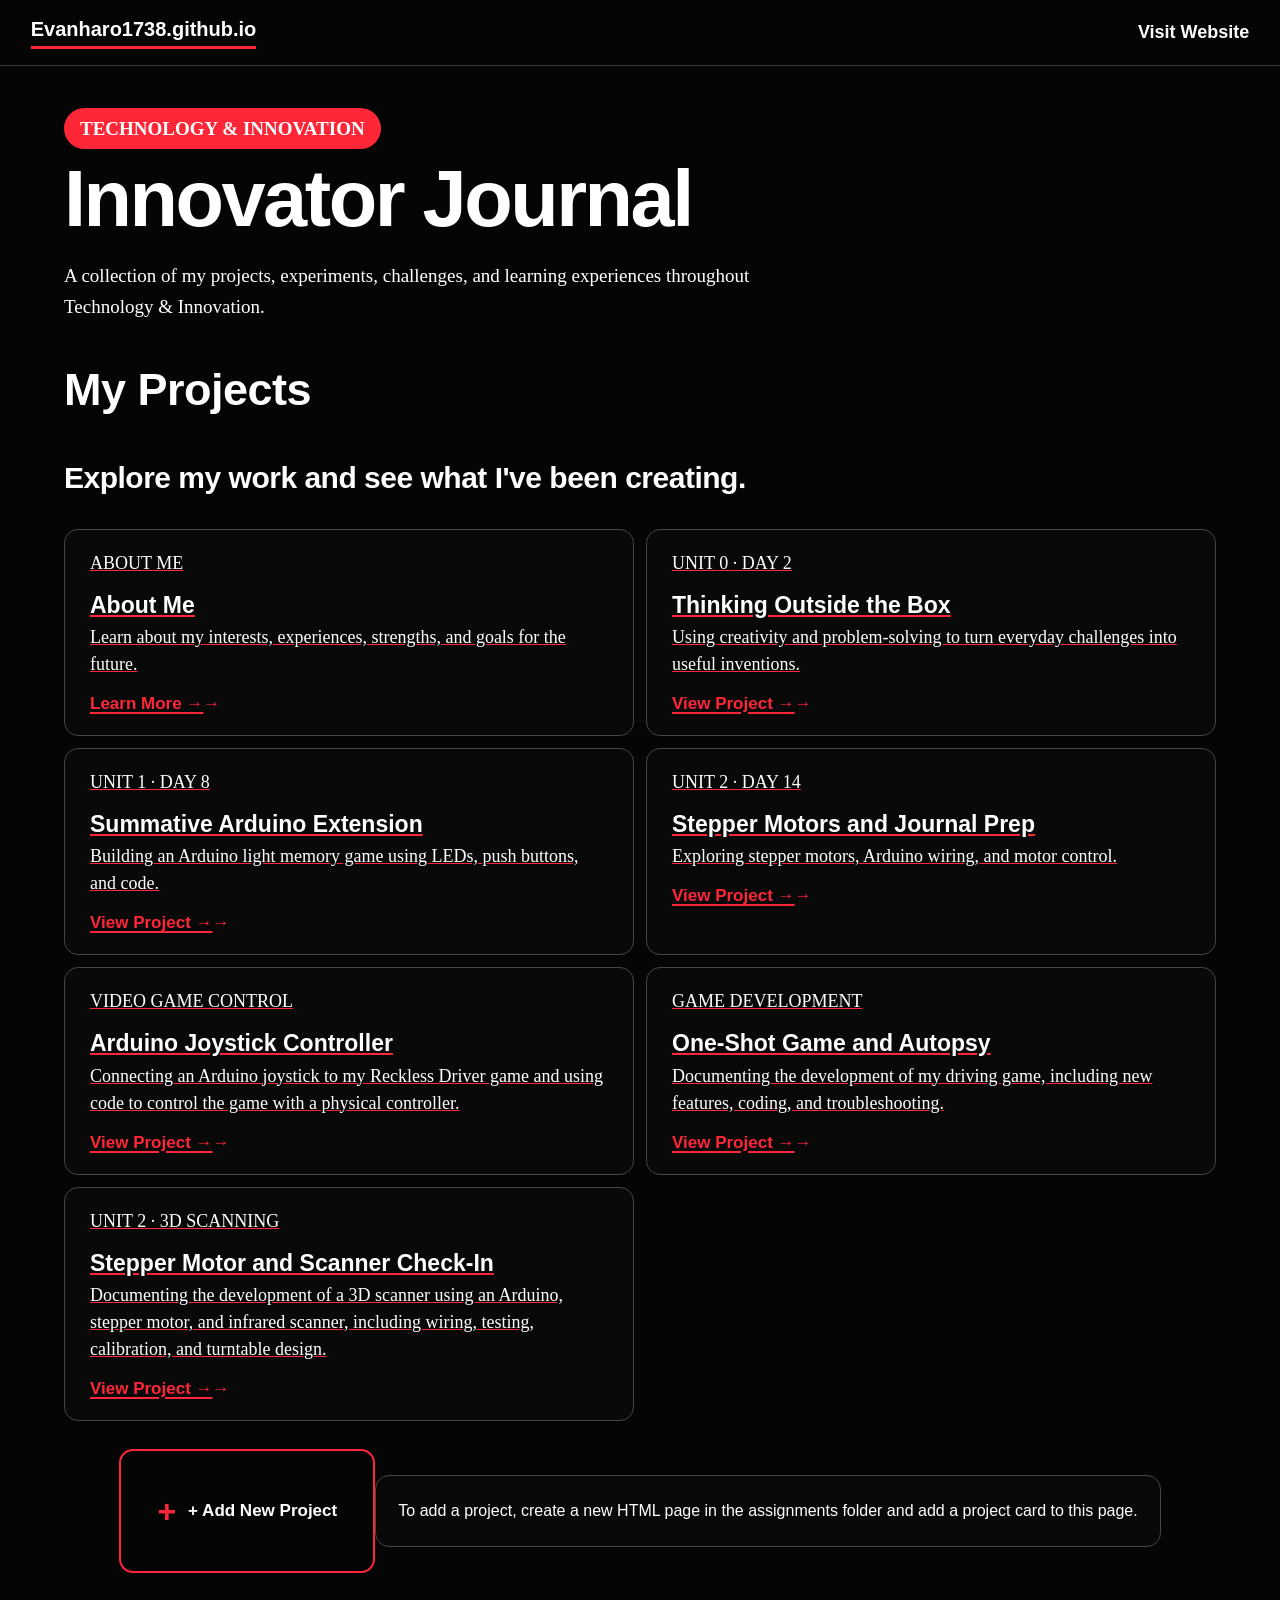
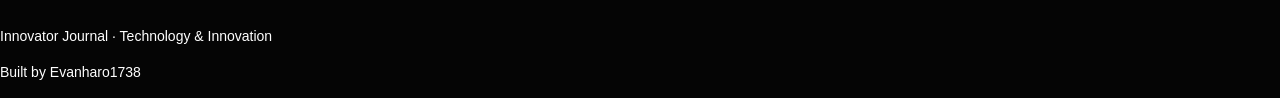
<file: index.html>
<!DOCTYPE html>
<html lang="en">
<head>
    <meta charset="UTF-8">
    <meta name="viewport" content="width=device-width, initial-scale=1.0">
    <title>Innovator Journal | Evanharo1738</title>
    <link rel="stylesheet" href="css/style.css">
</head>
<body>

    <header class="site-header">
        <div class="site-name">Evanharo1738.github.io</div>
        <a class="site-url" href="https://evanh1738.github.io">
            Visit Website
        </a>
    </header>

    <main>
        <section class="hero">
            <p class="hero-badge">TECHNOLOGY & INNOVATION</p>
            <h1>Innovator Journal</h1>
            <p>
                A collection of my projects, experiments, challenges,
                and learning experiences throughout Technology & Innovation.
            </p>
        </section>

        <section class="projects-section">
            <div class="section-heading">
                <h2>My Projects</h2>
                <p>Explore my work and see what I've been creating.</p>
            </div>

            <div class="project-grid">

                <!-- About Me -->
                <a href="about.html" class="project-card">
                    <p class="project-category">ABOUT ME</p>
                    <h3>About Me</h3>
                    <p>
                        Learn about my interests, experiences, strengths,
                        and goals for the future.
                    </p>
                    <span class="project-link">Learn More →</span>
                </a>

                <!-- Unit 0 -->
                <a href="assignments/cardboard-shoe.html"
                   class="project-card">
                    <p class="project-category">UNIT 0 · DAY 2</p>
                    <h3>Thinking Outside the Box</h3>
                    <p>
                        Using creativity and problem-solving to turn
                        everyday challenges into useful inventions.
                    </p>
                    <span class="project-link">View Project →</span>
                </a>

                <!-- Unit 1 -->
                <a href="assignments/arduino-memory-game.html"
                   class="project-card">
                    <p class="project-category">UNIT 1 · DAY 8</p>
                    <h3>Summative Arduino Extension</h3>
                    <p>
                        Building an Arduino light memory game using LEDs,
                        push buttons, and code.
                    </p>
                    <span class="project-link">View Project →</span>
                </a>

                <!-- Unit 2 -->
                <a href="assignments/stepper-motor.html"
                   class="project-card">
                    <p class="project-category">UNIT 2 · DAY 14</p>
                    <h3>Stepper Motors and Journal Prep</h3>
                    <p>
                        Exploring stepper motors, Arduino wiring,
                        and motor control.
                    </p>
                    <span class="project-link">View Project →</span>
                </a>

                <!-- Arduino Joystick Video Game Control -->
                <a href="assignments/video-game-control.html"
                   class="project-card">
                    <p class="project-category">VIDEO GAME CONTROL</p>
                    <h3>Arduino Joystick Controller</h3>
                    <p>
                        Connecting an Arduino joystick to my Reckless Driver
                        game and using code to control the game with
                        a physical controller.
                    </p>
                    <span class="project-link">View Project →</span>
                </a>

                <!-- One-Shot Game -->
                <a href="assignments/oneshot-game-autopsy.html"
                   class="project-card">
                    <p class="project-category">GAME DEVELOPMENT</p>
                    <h3>One-Shot Game and Autopsy</h3>
                    <p>
                        Documenting the development of my driving game,
                        including new features, coding, and troubleshooting.
                    </p>
                    <span class="project-link">View Project →</span>
                </a>

                <!-- Stepper Motor and Scanner Check-In -->
                <a href="assignments/stepper-scanner-check-in.html"
                   class="project-card">
                    <p class="project-category">UNIT 2 · 3D SCANNING</p>
                    <h3>Stepper Motor and Scanner Check-In</h3>
                    <p>
                        Documenting the development of a 3D scanner using
                        an Arduino, stepper motor, and infrared scanner,
                        including wiring, testing, calibration, and
                        turntable design.
                    </p>
                    <span class="project-link">View Project →</span>
                </a>

            </div>

            <div class="add-project-wrapper">
                <a class="add-project-button"
                   href="mailto:">
                    + Add New Project
                </a>
                <p class="add-project-help">
                    To add a project, create a new HTML page in the
                    assignments folder and add a project card to this page.
                </p>
            </div>
        </section>
    </main>

    <footer class="site-footer">
        <p>Innovator Journal · Technology & Innovation</p>
        <p>Built by Evanharo1738</p>
    </footer>

</body>
</html>
</file>
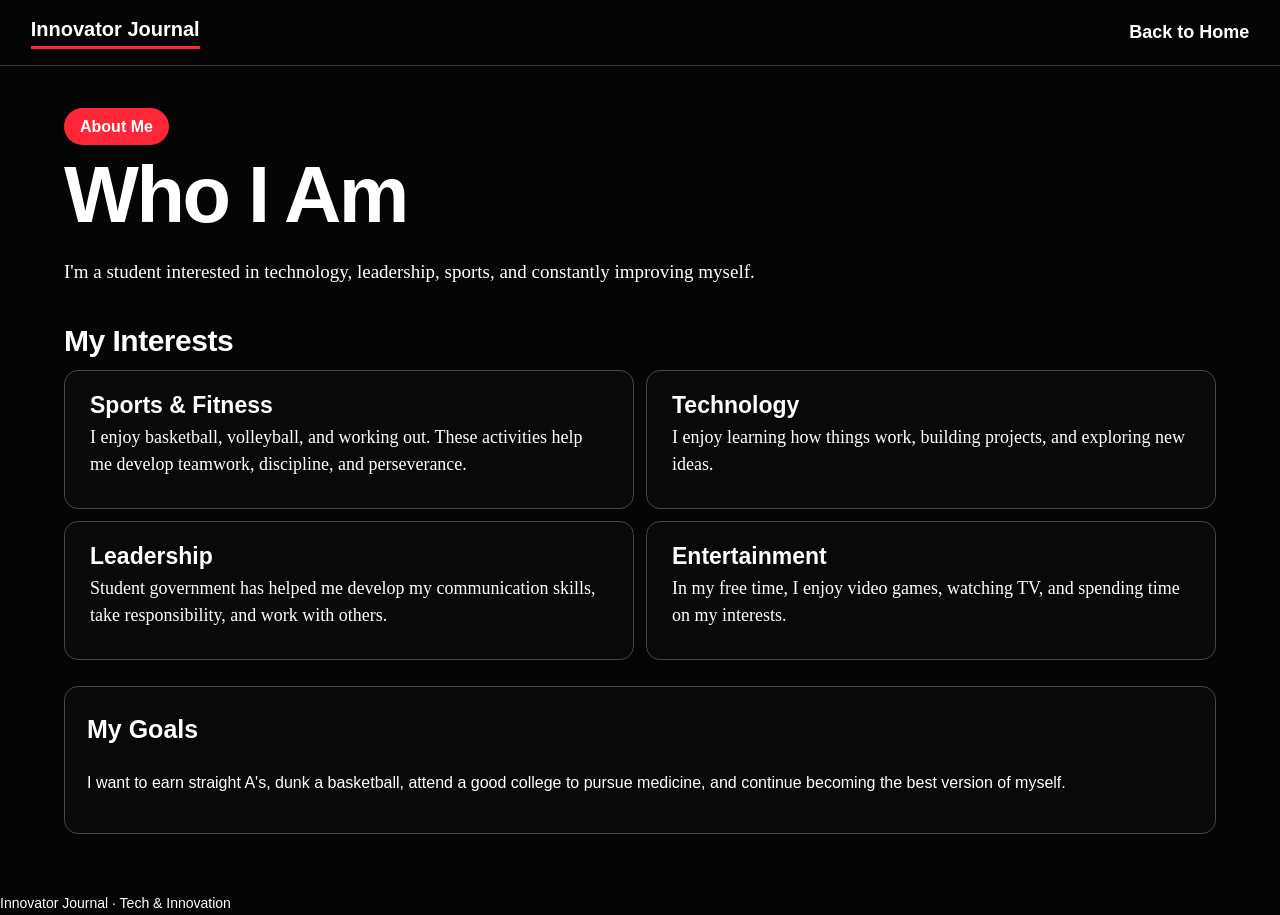
<file: assignments/about-me.html>
<!DOCTYPE html>
<html lang="en">
<head>
    <meta charset="UTF-8">
    <meta name="viewport" content="width=device-width, initial-scale=1.0">
    <title>About Me | Innovator Journal</title>
    <link rel="stylesheet" href="../css/style.css">
</head>

<body>

    <header class="site-header">
        <a href="../index.html" class="site-name">Innovator Journal</a>
        <a href="../index.html" class="site-url">Back to Home</a>
    </header>

    <main>
        <section class="hero">
            <span class="hero-badge">About Me</span>
            <h1>Who I Am</h1>
            <p>
                I'm a student interested in technology, leadership,
                sports, and constantly improving myself.
            </p>
        </section>

        <section class="projects-section">
            <h2 class="section-heading">My Interests</h2>
            <div class="project-grid">
                <article class="project-card">
                    <h3>Sports & Fitness</h3>
                    <p>
                        I enjoy basketball, volleyball, and working out.
                        These activities help me develop teamwork,
                        discipline, and perseverance.
                    </p>
                </article>

                <article class="project-card">
                    <h3>Technology</h3>
                    <p>
                        I enjoy learning how things work, building
                        projects, and exploring new ideas.
                    </p>
                </article>

                <article class="project-card">
                    <h3>Leadership</h3>
                    <p>
                        Student government has helped me develop my
                        communication skills, take responsibility,
                        and work with others.
                    </p>
                </article>

                <article class="project-card">
                    <h3>Entertainment</h3>
                    <p>
                        In my free time, I enjoy video games,
                        watching TV, and spending time on my interests.
                    </p>
                </article>
            </div>
        </section>

        <section class="add-project-help">
            <h2>My Goals</h2>
            <p>
                I want to earn straight A's, dunk a basketball,
                attend a good college to pursue medicine, and
                continue becoming the best version of myself.
            </p>
        </section>
    </main>

    <footer class="site-footer">
        Innovator Journal · Tech & Innovation
    </footer>

</body>
</html>
</file>
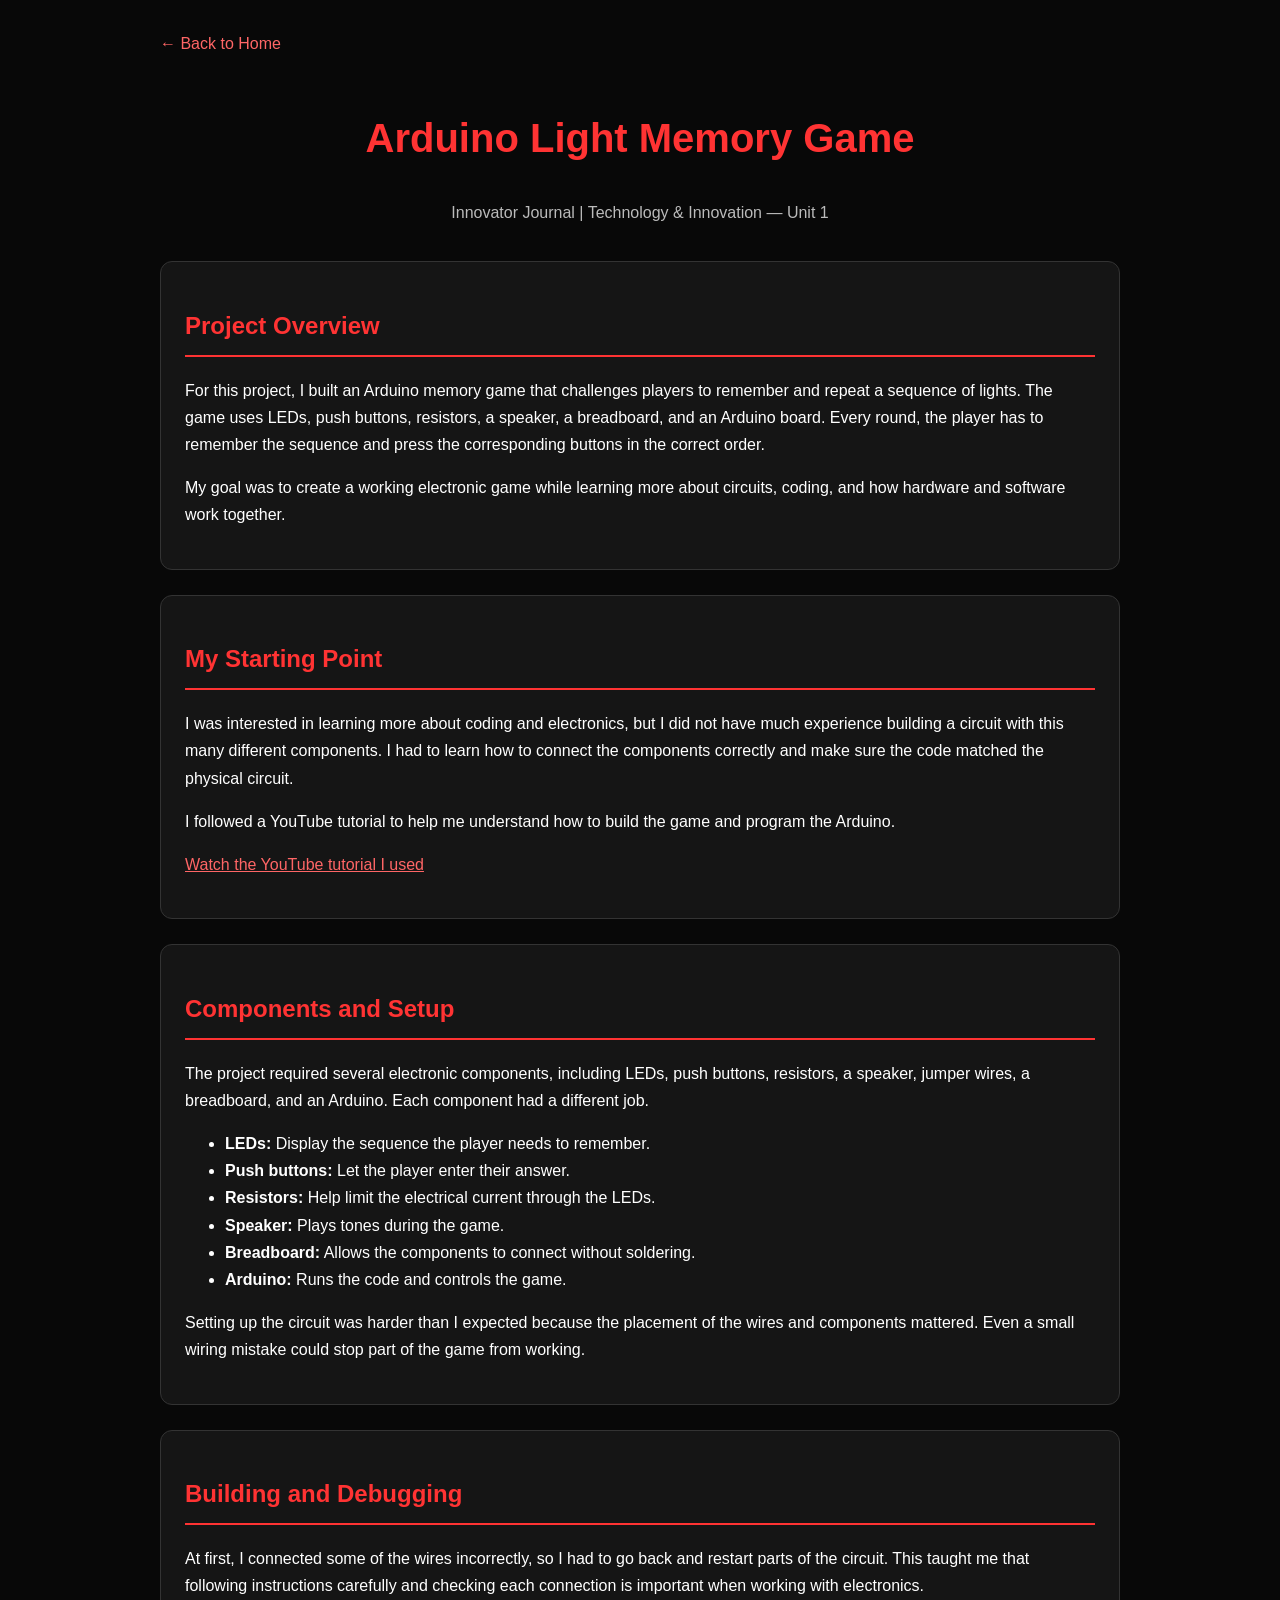
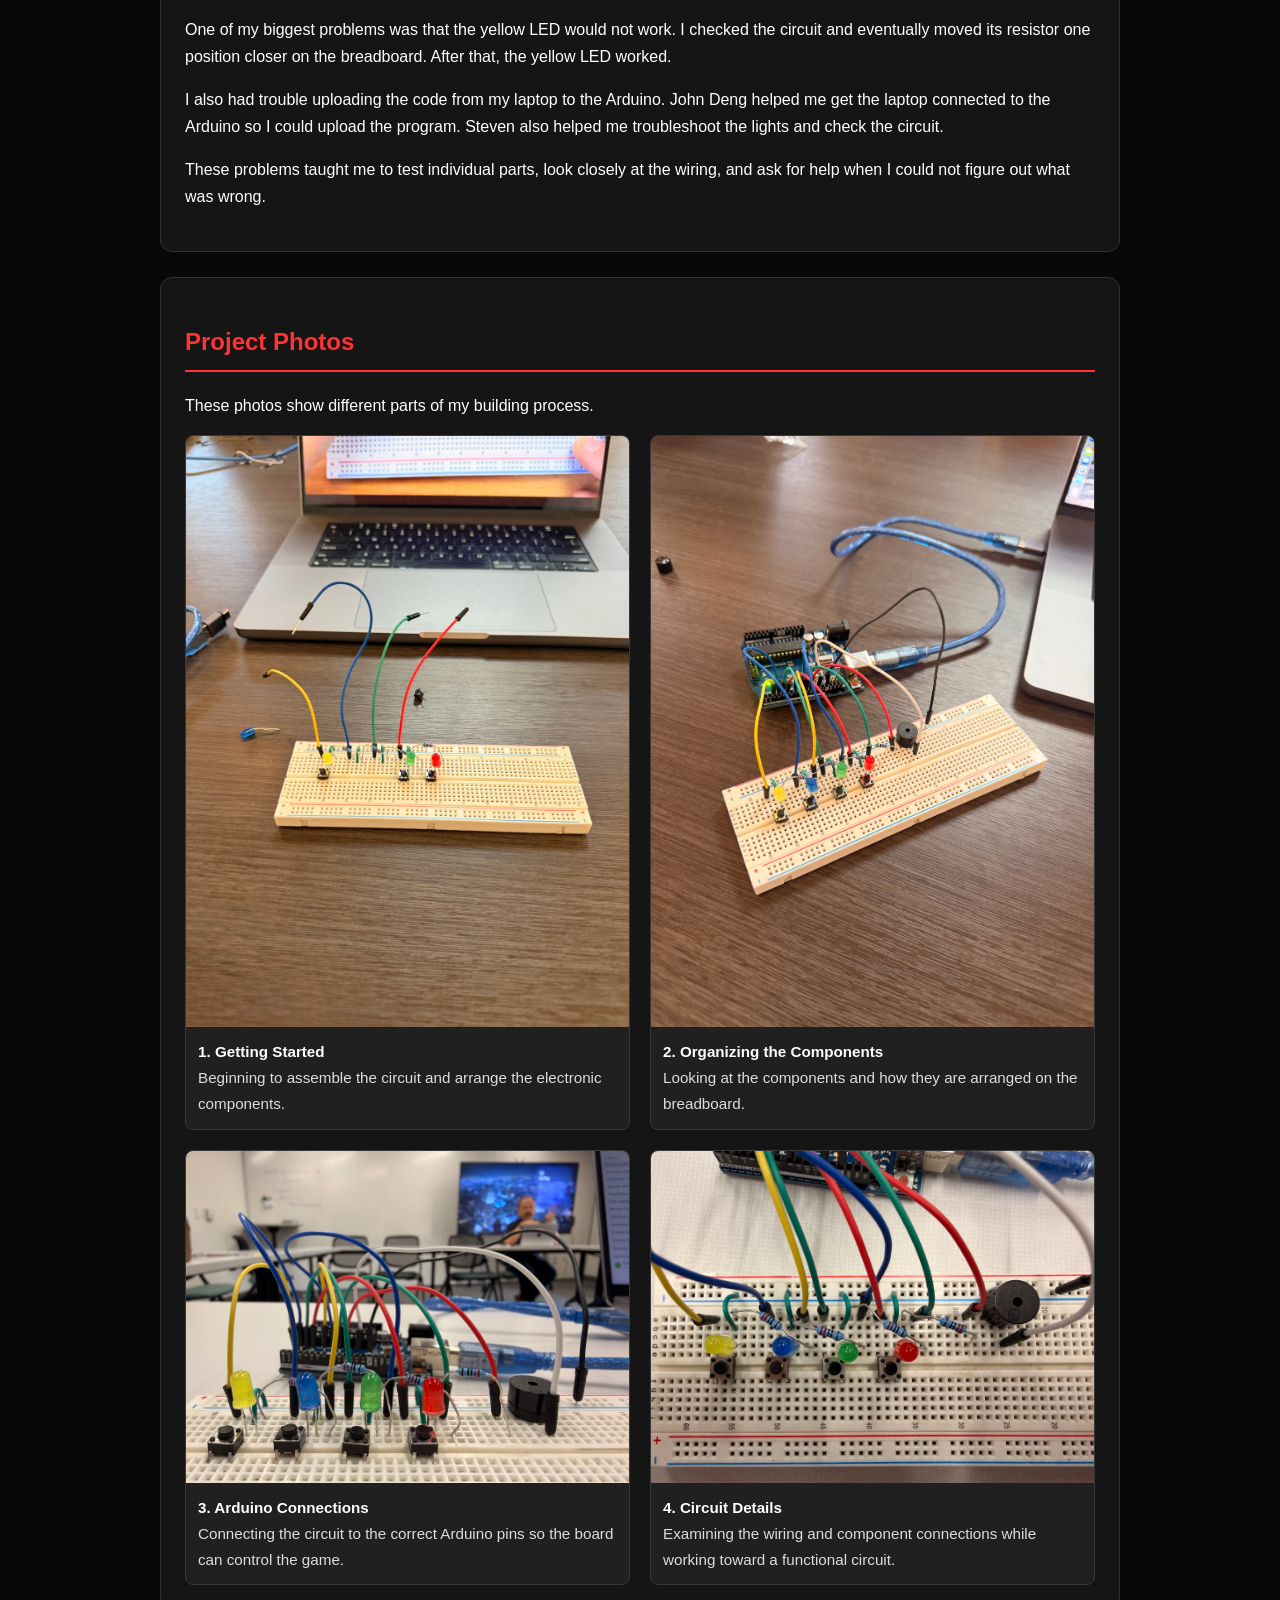
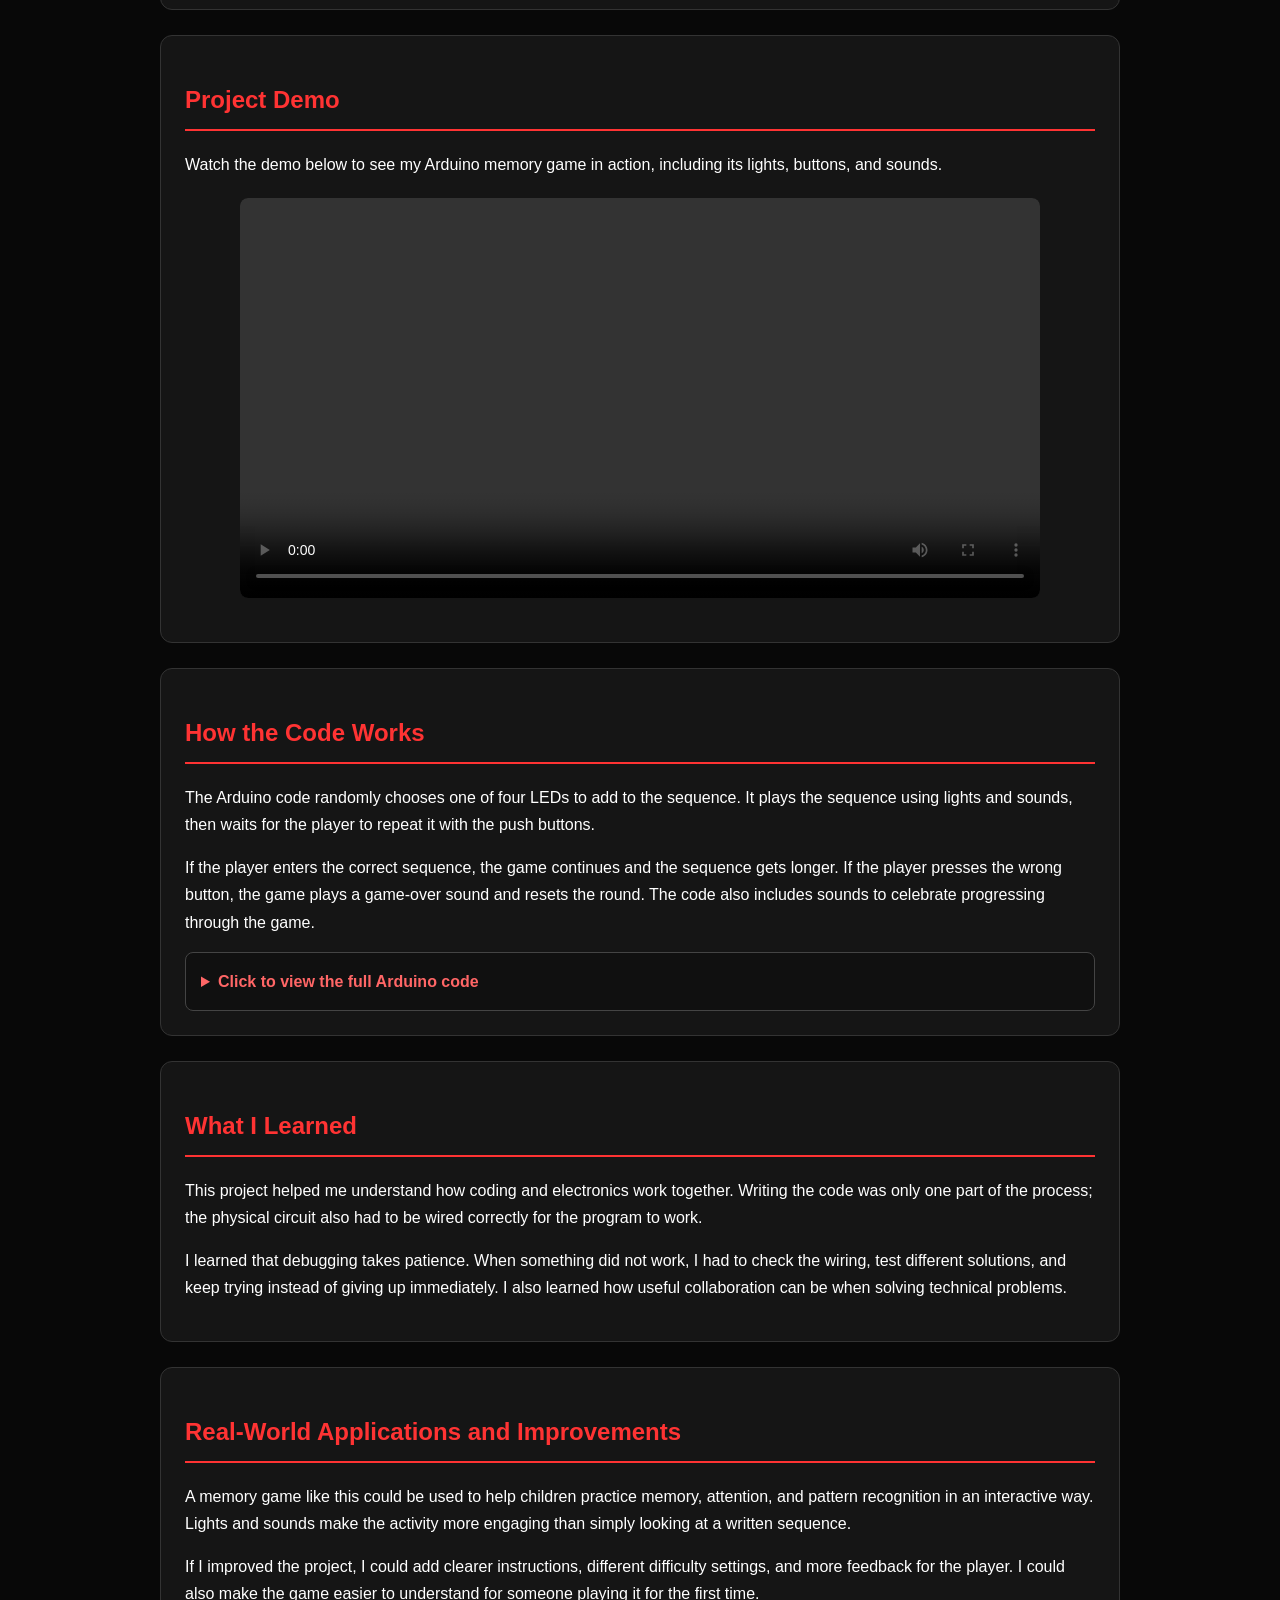
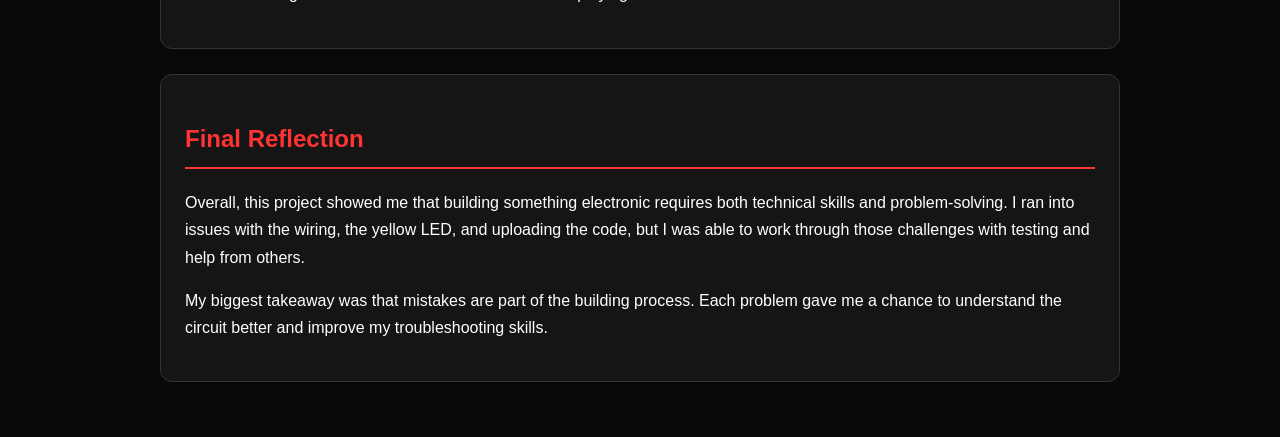
<file: assignments/arduino-memory-game.html>
<!DOCTYPE html>
<html lang="en">
<head>
    <meta charset="UTF-8">
    <meta name="viewport" content="width=device-width, initial-scale=1.0">
    <title>Arduino Memory Game | Innovator Journal</title>
    <link rel="stylesheet" href="../css/style.css">

    <style>
        body {
            background-color: #080808;
            color: #f5f5f5;
            font-family: Arial, sans-serif;
            line-height: 1.7;
        }

        main {
            max-width: 1000px;
            margin: 0 auto;
            padding: 30px 20px;
        }

        h1, h2, h3 {
            color: #ff3333;
        }

        h1 {
            text-align: center;
            font-size: 2.5rem;
        }

        .subtitle {
            text-align: center;
            color: #bbb;
            margin-bottom: 35px;
        }

        .project-section {
            background: #151515;
            border: 1px solid #333;
            border-radius: 12px;
            padding: 24px;
            margin: 25px 0;
        }

        .project-section h2 {
            border-bottom: 2px solid #ff3333;
            padding-bottom: 8px;
        }

        a {
            color: #ff6666;
        }

        .image-gallery {
            display: grid;
            grid-template-columns: repeat(2, minmax(0, 1fr));
            gap: 20px;
        }

        figure {
            margin: 0;
            background: #202020;
            border-radius: 8px;
            overflow: hidden;
            border: 1px solid #383838;
        }

        figure img {
            display: block;
            width: 100%;
            height: auto;
        }

        figcaption {
            padding: 12px;
            color: #ddd;
            font-size: 0.95rem;
        }

        video {
            display: block;
            width: 100%;
            max-width: 800px;
            margin: 20px auto;
            border-radius: 8px;
            background: #000;
        }

        details {
            background: #101010;
            border: 1px solid #444;
            border-radius: 8px;
            padding: 15px;
        }

        summary {
            color: #ff6666;
            cursor: pointer;
            font-weight: bold;
        }

        pre {
            overflow-x: auto;
            background: #050505;
            padding: 18px;
            border-radius: 8px;
            border: 1px solid #333;
        }

        code {
            color: #eee;
            font-family: Consolas, Monaco, monospace;
            font-size: 0.9rem;
        }

        .back-link {
            display: inline-block;
            margin-bottom: 20px;
            text-decoration: none;
        }

        @media (max-width: 650px) {
            .image-gallery {
                grid-template-columns: 1fr;
            }

            h1 {
                font-size: 2rem;
            }

            .project-section {
                padding: 16px;
            }
        }
    </style>
</head>

<body>
<main>

    <a class="back-link" href="../index.html">
        &larr; Back to Home
    </a>

    <h1>Arduino Light Memory Game</h1>
    <p class="subtitle">
        Innovator Journal | Technology &amp; Innovation — Unit 1
    </p>

    <section class="project-section">
        <h2>Project Overview</h2>

        <p>
            For this project, I built an Arduino memory game that challenges
            players to remember and repeat a sequence of lights. The game uses
            LEDs, push buttons, resistors, a speaker, a breadboard, and an
            Arduino board. Every round, the player has to remember the sequence
            and press the corresponding buttons in the correct order.
        </p>

        <p>
            My goal was to create a working electronic game while learning
            more about circuits, coding, and how hardware and software work
            together.
        </p>
    </section>

    <section class="project-section">
        <h2>My Starting Point</h2>

        <p>
            I was interested in learning more about coding and electronics,
            but I did not have much experience building a circuit with this
            many different components. I had to learn how to connect the
            components correctly and make sure the code matched the physical
            circuit.
        </p>

        <p>
            I followed a YouTube tutorial to help me understand how to build
            the game and program the Arduino.
        </p>

        <p>
            <a href="https://www.youtube.com/watch?v=ah5ioznsX3k&amp;list=WL&amp;index=3"
               target="_blank" rel="noopener noreferrer">
                Watch the YouTube tutorial I used
            </a>
        </p>
    </section>

    <section class="project-section">
        <h2>Components and Setup</h2>

        <p>
            The project required several electronic components, including
            LEDs, push buttons, resistors, a speaker, jumper wires, a
            breadboard, and an Arduino. Each component had a different job.
        </p>

        <ul>
            <li><strong>LEDs:</strong> Display the sequence the player needs to remember.</li>
            <li><strong>Push buttons:</strong> Let the player enter their answer.</li>
            <li><strong>Resistors:</strong> Help limit the electrical current through the LEDs.</li>
            <li><strong>Speaker:</strong> Plays tones during the game.</li>
            <li><strong>Breadboard:</strong> Allows the components to connect without soldering.</li>
            <li><strong>Arduino:</strong> Runs the code and controls the game.</li>
        </ul>

        <p>
            Setting up the circuit was harder than I expected because the
            placement of the wires and components mattered. Even a small
            wiring mistake could stop part of the game from working.
        </p>
    </section>

    <section class="project-section">
        <h2>Building and Debugging</h2>

        <p>
            At first, I connected some of the wires incorrectly, so I had
            to go back and restart parts of the circuit. This taught me that
            following instructions carefully and checking each connection
            is important when working with electronics.
        </p>

        <p>
            One of my biggest problems was that the yellow LED would not
            work. I checked the circuit and eventually moved its resistor
            one position closer on the breadboard. After that, the yellow
            LED worked.
        </p>

        <p>
            I also had trouble uploading the code from my laptop to the
            Arduino. John Deng helped me get the laptop connected to the
            Arduino so I could upload the program. Steven also helped me
            troubleshoot the lights and check the circuit.
        </p>

        <p>
            These problems taught me to test individual parts, look closely
            at the wiring, and ask for help when I could not figure out
            what was wrong.
        </p>
    </section>

    <section class="project-section">
        <h2>Project Photos</h2>

        <p>
            These photos show different parts of my building process.
        </p>

        <div class="image-gallery">

            <figure>
                <img
                    src="../assets/images/01-early-incomplete-circuit.jpg"
                    alt="Early stage of the Arduino memory game circuit"
                    loading="lazy">
                <figcaption>
                    <strong>1. Getting Started</strong><br>
                    Beginning to assemble the circuit and arrange the
                    electronic components.
                </figcaption>
            </figure>

            <figure>
                <img
                    src="../assets/images/02-components-top-view.jpg"
                    alt="Top view of the Arduino memory game components"
                    loading="lazy">
                <figcaption>
                    <strong>2. Organizing the Components</strong><br>
                    Looking at the components and how they are arranged
                    on the breadboard.
                </figcaption>
            </figure>

            <figure>
                <img
                    src="../assets/images/03-arduino-pin-connections.jpg"
                    alt="Arduino board and its pin connections"
                    loading="lazy">
                <figcaption>
                    <strong>3. Arduino Connections</strong><br>
                    Connecting the circuit to the correct Arduino pins
                    so the board can control the game.
                </figcaption>
            </figure>

            <figure>
                <img
                    src="../assets/images/04-circuit-closeup.jpg"
                    alt="Close-up of the Arduino memory game wiring"
                    loading="lazy">
                <figcaption>
                    <strong>4. Circuit Details</strong><br>
                    Examining the wiring and component connections while
                    working toward a functional circuit.
                </figcaption>
            </figure>

        </div>
    </section>

    <section class="project-section">
        <h2>Project Demo</h2>

        <p>
            Watch the demo below to see my Arduino memory game in action,
            including its lights, buttons, and sounds.
        </p>

        <video controls preload="metadata" playsinline>
            <source
                src="../assets/videos/memory-game-demo.mov"
                type="video/quicktime">
            Your browser does not support this video.
        </video>
    </section>

    <section class="project-section">
        <h2>How the Code Works</h2>

        <p>
            The Arduino code randomly chooses one of four LEDs to add to
            the sequence. It plays the sequence using lights and sounds,
            then waits for the player to repeat it with the push buttons.
        </p>

        <p>
            If the player enters the correct sequence, the game continues
            and the sequence gets longer. If the player presses the wrong
            button, the game plays a game-over sound and resets the round.
            The code also includes sounds to celebrate progressing through
            the game.
        </p>

        <details>
            <summary>Click to view the full Arduino code</summary>

            <pre><code>#define NOTE_C4  262
#define NOTE_E4  330
#define NOTE_G4  392
#define NOTE_C5  523
#define NOTE_CS5 554
#define NOTE_D5  587
#define NOTE_DS5 622
#define NOTE_E5  659
#define NOTE_G5  784

const byte buttonPins[] = {2, 3, 4, 5};
const byte ledPins[] = {7, 8, 9, 10};
#define SPEAKER_PIN 12
#define MAX_GAME_LENGTH 100

const int gameTones[] = {
  NOTE_C4, NOTE_E4, NOTE_G4, NOTE_C5
};

byte gameSequence[MAX_GAME_LENGTH] = {0};
byte gameIndex = 0;

void setup() {
  Serial.begin(9600);

  for (byte i = 0; i &lt; 4; i++) {
    pinMode(ledPins[i], OUTPUT);
    pinMode(buttonPins[i], INPUT_PULLUP);
  }

  pinMode(SPEAKER_PIN, OUTPUT);
  randomSeed(analogRead(A0));
}

void lightLedAndPlayTone(byte ledIndex) {
  digitalWrite(ledPins[ledIndex], HIGH);
  tone(SPEAKER_PIN, gameTones[ledIndex]);
  delay(300);
  digitalWrite(ledPins[ledIndex], LOW);
  noTone(SPEAKER_PIN);
}

void playSequence() {
  for (int i = 0; i &lt; gameIndex; i++) {
    byte currentLed = gameSequence[i];
    lightLedAndPlayTone(currentLed);
    delay(50);
  }
}

byte readButtons() {
  while (true) {
    for (byte i = 0; i &lt; 4; i++) {
      byte buttonPin = buttonPins[i];

      if (digitalRead(buttonPin) == LOW) {
        return i;
      }
    }

    delay(1);
  }
}

void gameOver() {
  Serial.print("Game over! your score: ");
  Serial.println(gameIndex - 1);

  gameIndex = 0;
  delay(200);

  tone(SPEAKER_PIN, NOTE_DS5);
  delay(300);

  tone(SPEAKER_PIN, NOTE_D5);
  delay(300);

  tone(SPEAKER_PIN, NOTE_CS5);
  delay(300);

  for (byte i = 0; i &lt; 10; i++) {
    for (int pitch = -10; pitch &lt;= 10; pitch++) {
      tone(SPEAKER_PIN, NOTE_C5 + pitch);
      delay(5);
    }
  }

  noTone(SPEAKER_PIN);
  delay(500);
}

bool checkUserSequence() {
  for (int i = 0; i &lt; gameIndex; i++) {
    byte expectedButton = gameSequence[i];
    byte actualButton = readButtons();

    lightLedAndPlayTone(actualButton);

    if (expectedButton != actualButton) {
      return false;
    }
  }

  return true;
}

void playLevelUpSound() {
  tone(SPEAKER_PIN, NOTE_E4);
  delay(150);

  tone(SPEAKER_PIN, NOTE_G4);
  delay(150);

  tone(SPEAKER_PIN, NOTE_E5);
  delay(150);

  tone(SPEAKER_PIN, NOTE_C5);
  delay(150);

  tone(SPEAKER_PIN, NOTE_D5);
  delay(150);

  tone(SPEAKER_PIN, NOTE_G5);
  delay(150);

  noTone(SPEAKER_PIN);
}

void loop() {
  gameSequence[gameIndex] = random(0, 4);
  gameIndex++;

  if (gameIndex &gt;= MAX_GAME_LENGTH) {
    gameIndex = MAX_GAME_LENGTH - 1;
  }

  playSequence();

  if (!checkUserSequence()) {
    gameOver();
  }

  delay(300);

  if (gameIndex &gt; 0) {
    playLevelUpSound();
    delay(300);
  }
}</code></pre>
        </details>
    </section>

    <section class="project-section">
        <h2>What I Learned</h2>

        <p>
            This project helped me understand how coding and electronics
            work together. Writing the code was only one part of the
            process; the physical circuit also had to be wired correctly
            for the program to work.
        </p>

        <p>
            I learned that debugging takes patience. When something did
            not work, I had to check the wiring, test different solutions,
            and keep trying instead of giving up immediately. I also
            learned how useful collaboration can be when solving technical
            problems.
        </p>
    </section>

    <section class="project-section">
        <h2>Real-World Applications and Improvements</h2>

        <p>
            A memory game like this could be used to help children practice
            memory, attention, and pattern recognition in an interactive
            way. Lights and sounds make the activity more engaging than
            simply looking at a written sequence.
        </p>

        <p>
            If I improved the project, I could add clearer instructions,
            different difficulty settings, and more feedback for the
            player. I could also make the game easier to understand for
            someone playing it for the first time.
        </p>
    </section>

    <section class="project-section">
        <h2>Final Reflection</h2>

        <p>
            Overall, this project showed me that building something
            electronic requires both technical skills and problem-solving.
            I ran into issues with the wiring, the yellow LED, and uploading
            the code, but I was able to work through those challenges with
            testing and help from others.
        </p>

        <p>
            My biggest takeaway was that mistakes are part of the building
            process. Each problem gave me a chance to understand the
            circuit better and improve my troubleshooting skills.
        </p>
    </section>

</main>
</body>
</html>
</file>
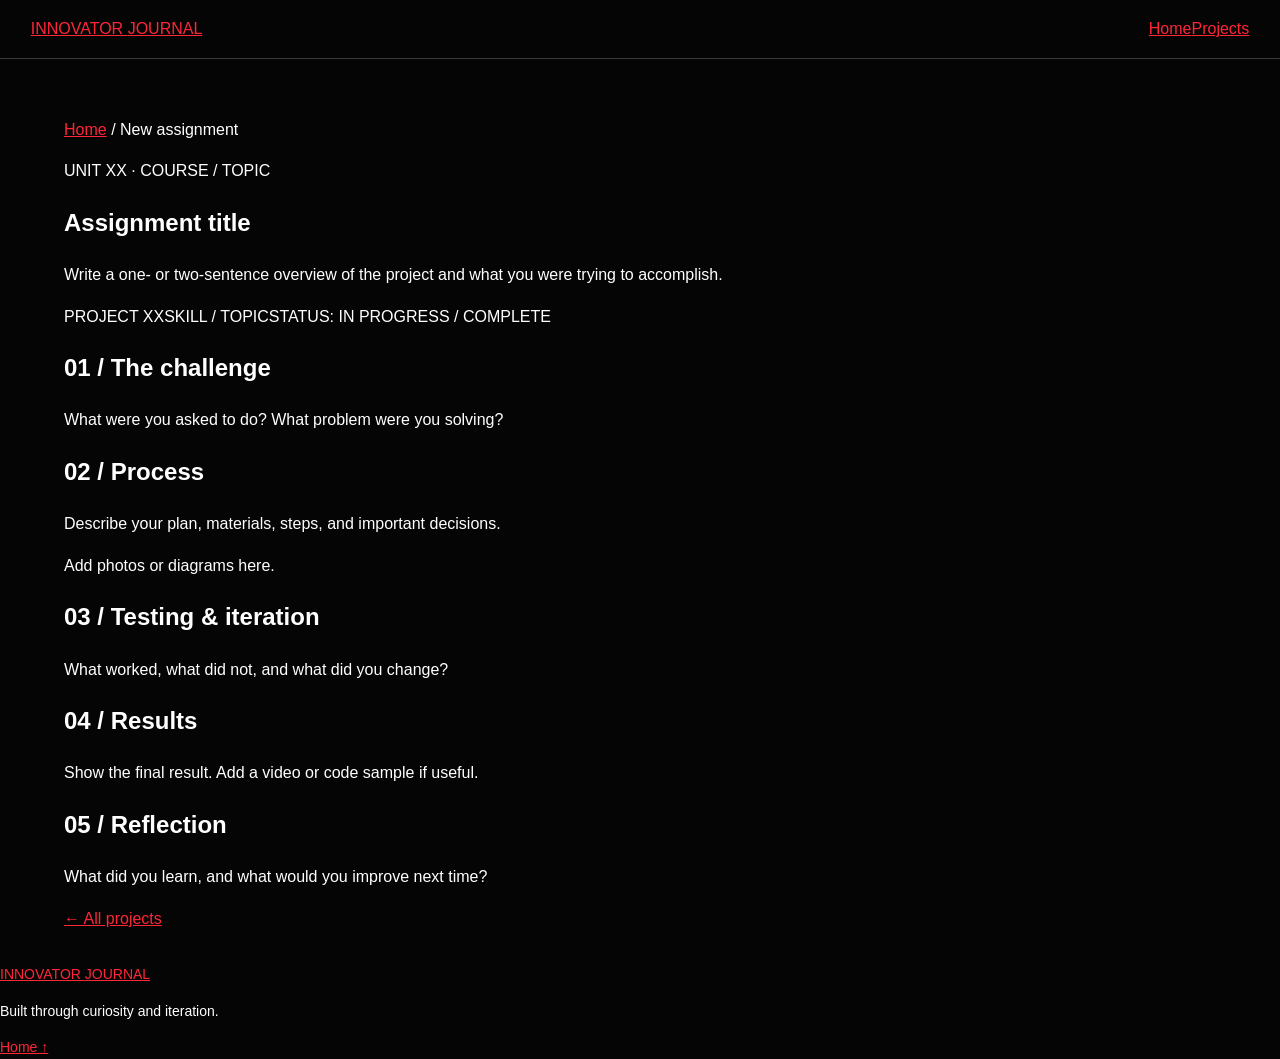
<file: assignments/assignment-template.html>
<!DOCTYPE html>
<html lang="en">
<head><meta charset="UTF-8"><meta name="viewport" content="width=device-width, initial-scale=1.0"><title>Assignment Template | Innovator Journal</title><link rel="stylesheet" href="../css/style.css"></head>
<body>
<header class="site-header"><a class="wordmark" href="../index.html">INNOVATOR <span>JOURNAL</span></a><nav><a href="../index.html">Home</a><a class="active" href="../index.html#projects">Projects</a></nav></header>
<main class="page-main">
<p class="breadcrumb"><a href="../index.html">Home</a> / New assignment</p>
<section class="assignment-hero"><p class="eyebrow">UNIT XX · COURSE / TOPIC</p><h1>Assignment title</h1><p class="assignment-summary">Write a one- or two-sentence overview of the project and what you were trying to accomplish.</p><div class="assignment-meta"><span>PROJECT XX</span><span>SKILL / TOPIC</span><span>STATUS: IN PROGRESS / COMPLETE</span></div></section>
<section class="content-section"><h2>01 / The challenge</h2><div><p>What were you asked to do? What problem were you solving?</p></div></section>
<section class="content-section"><h2>02 / Process</h2><div><p>Describe your plan, materials, steps, and important decisions.</p><div class="placeholder">Add photos or diagrams here.</div></div></section>
<section class="content-section"><h2>03 / Testing & iteration</h2><div><p>What worked, what did not, and what did you change?</p></div></section>
<section class="content-section"><h2>04 / Results</h2><div><p>Show the final result. Add a video or code sample if useful.</p></div></section>
<section class="content-section"><h2>05 / Reflection</h2><div><p>What did you learn, and what would you improve next time?</p></div></section>
<div class="next-project"><a href="../index.html#projects">← All projects</a></div>
</main><footer class="site-footer"><a class="wordmark" href="../index.html">INNOVATOR <span>JOURNAL</span></a><p>Built through curiosity and iteration.</p><a href="../index.html">Home ↑</a></footer>
</body></html>
</file>
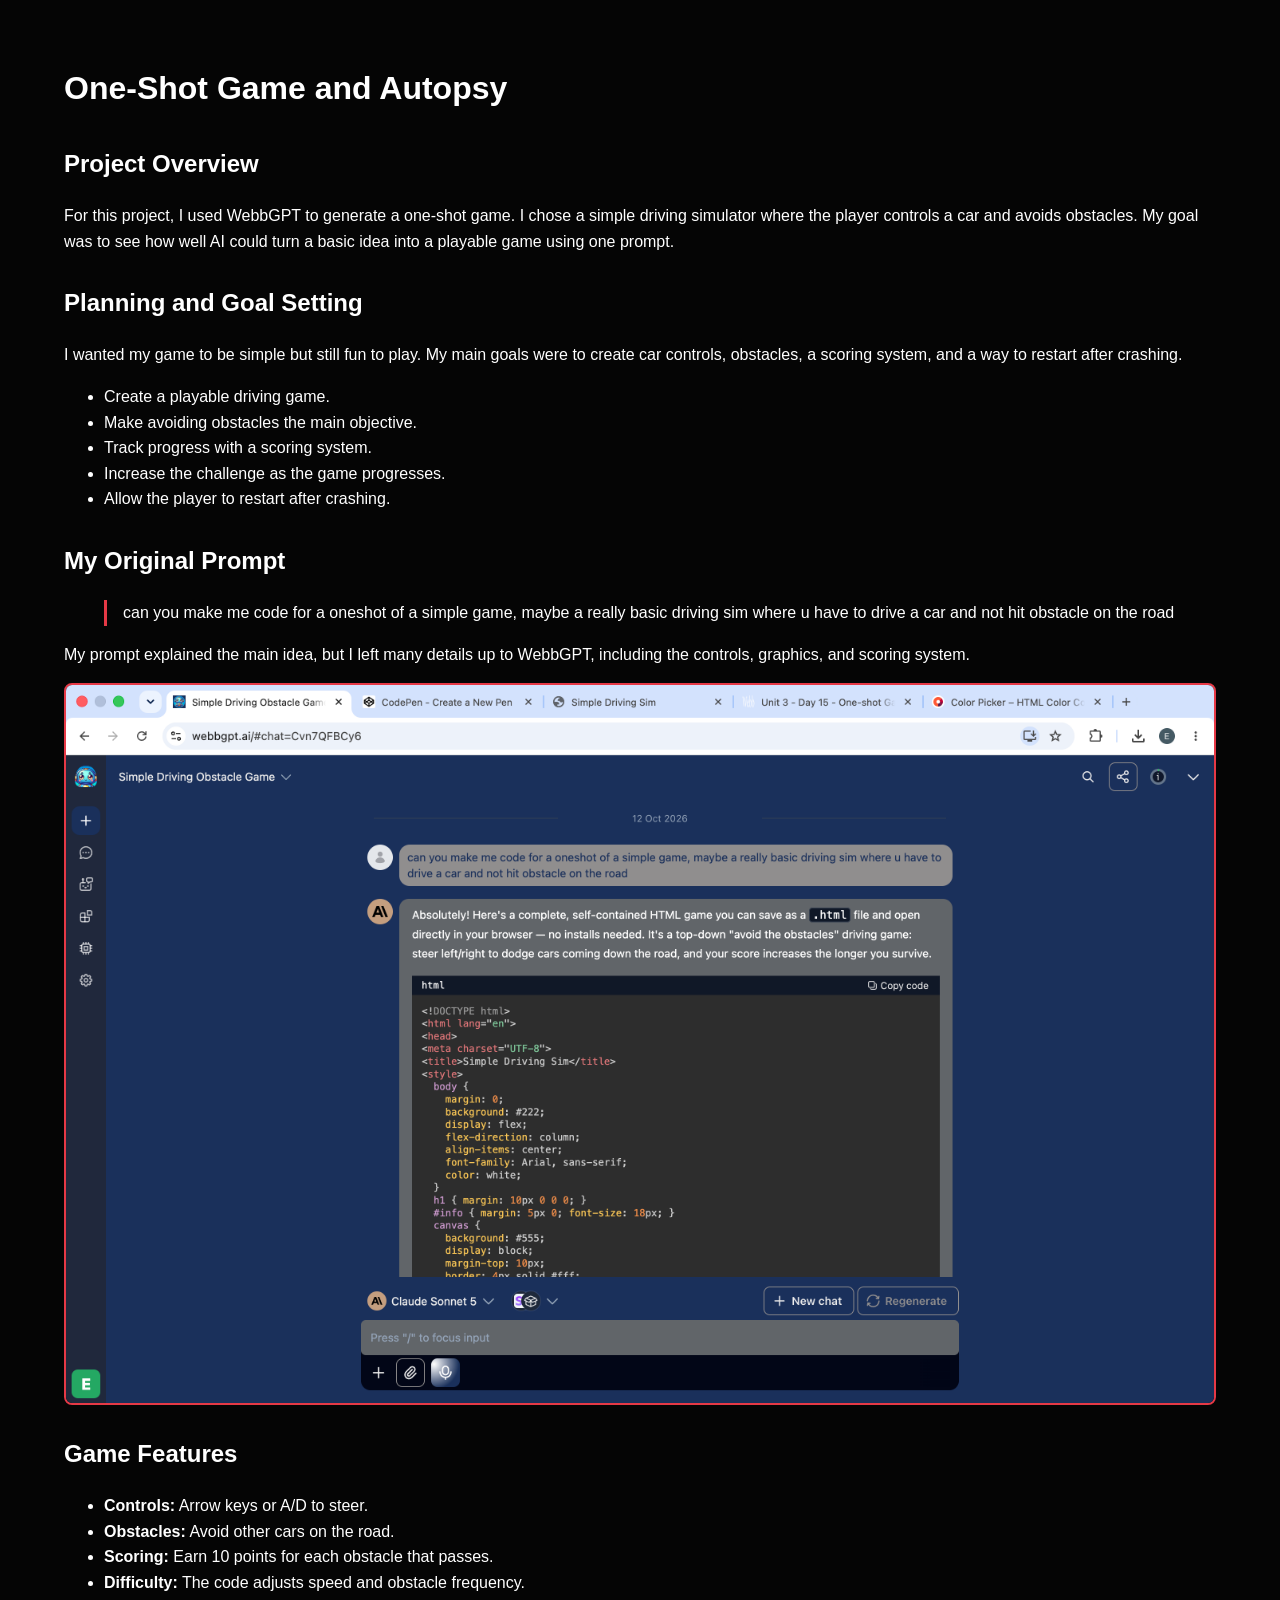
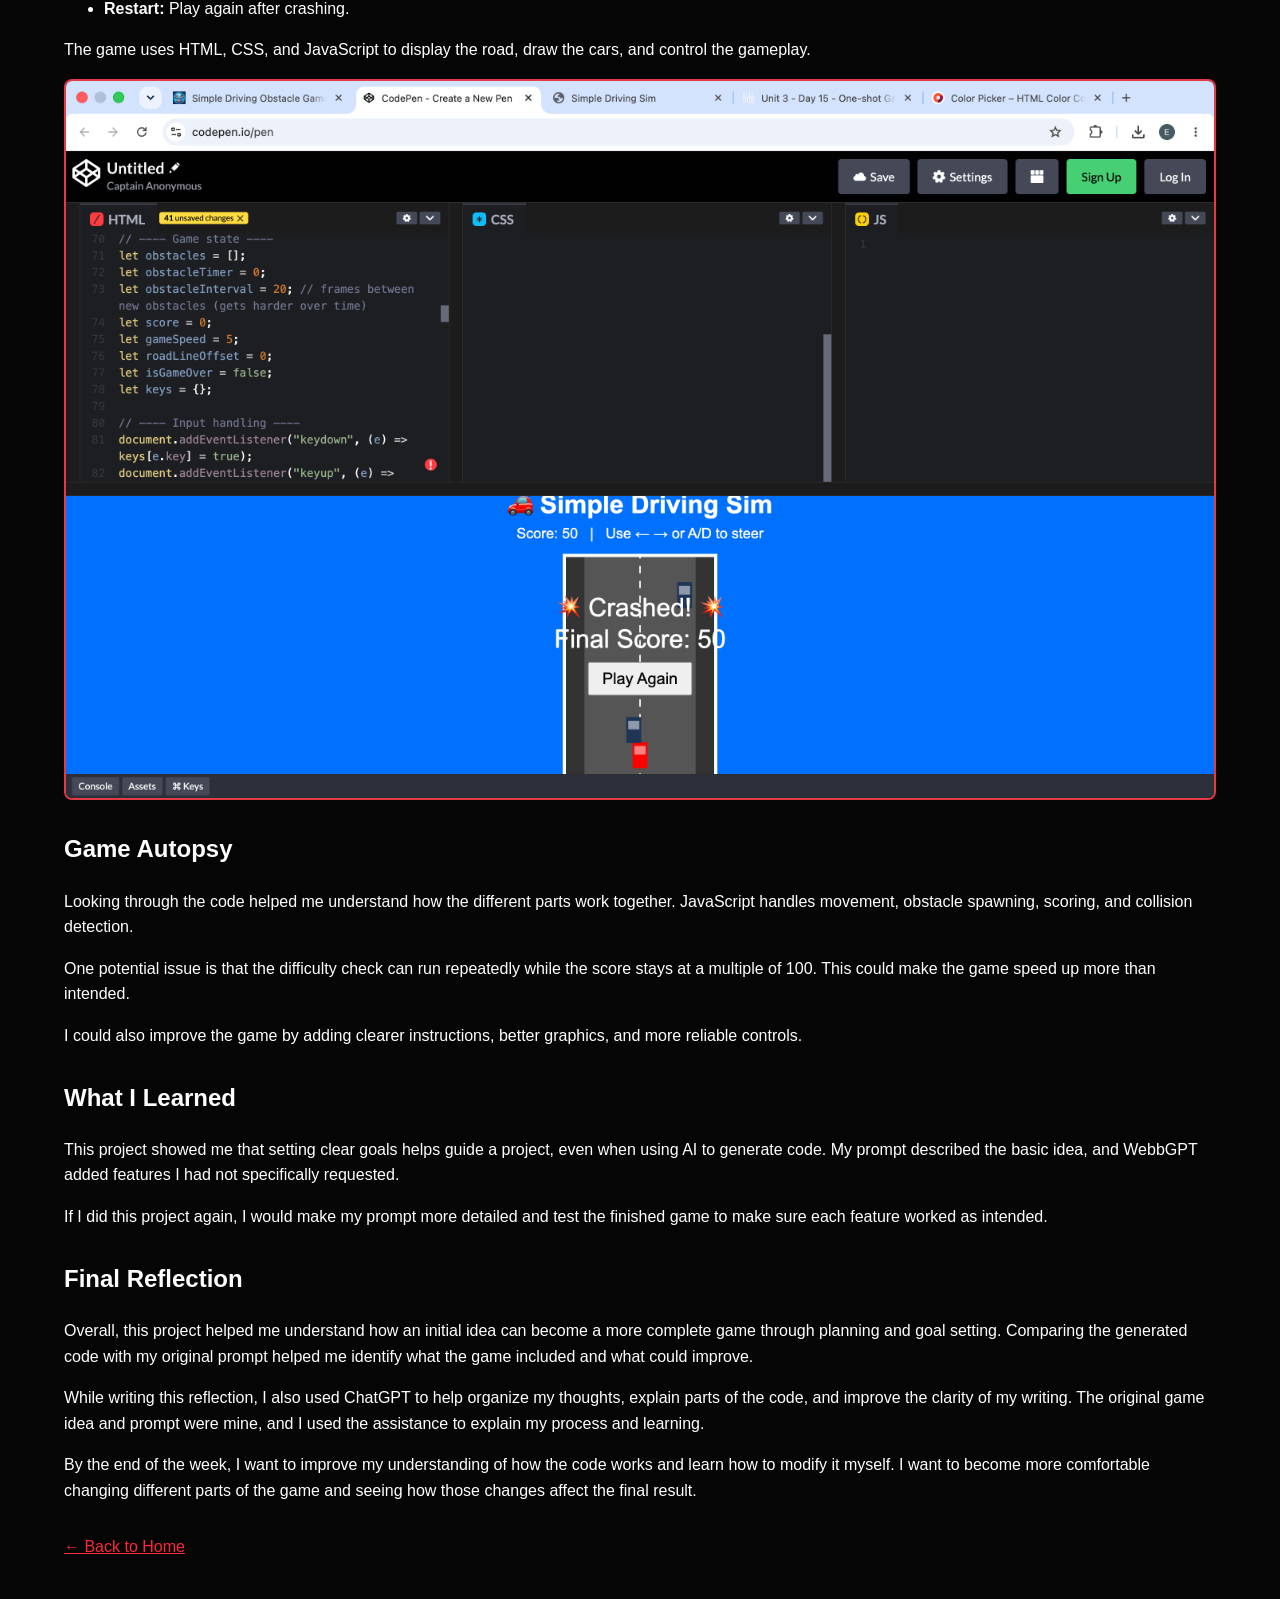
<file: assignments/assoneshot-game-autopsy.html>
<!DOCTYPE html>
<html lang="en">
<head>
  <meta charset="UTF-8">
  <meta name="viewport" content="width=device-width, initial-scale=1.0">
  <title>One-Shot Game and Autopsy</title>
  <link rel="stylesheet" href="../css/style.css">
  <style>
    .project-section {
      margin: 30px 0;
    }

    .project-section img {
      display: block;
      max-width: 100%;
      height: auto;
      margin: 16px auto;
      border: 2px solid #e63946;
      border-radius: 8px;
    }

    .project-section blockquote {
      border-left: 3px solid #e63946;
      padding-left: 16px;
    }
  </style>
</head>
<body>
  <main class="container">
    <h1>One-Shot Game and Autopsy</h1>

    <section class="project-section">
      <h2>Project Overview</h2>
      <p>
        For this project, I used WebbGPT to generate a one-shot game.
        I chose a simple driving simulator where the player controls
        a car and avoids obstacles. My goal was to see how well AI
        could turn a basic idea into a playable game using one prompt.
      </p>
    </section>

    <section class="project-section">
      <h2>Planning and Goal Setting</h2>
      <p>
        I wanted my game to be simple but still fun to play. My main
        goals were to create car controls, obstacles, a scoring system,
        and a way to restart after crashing.
      </p>
      <ul>
        <li>Create a playable driving game.</li>
        <li>Make avoiding obstacles the main objective.</li>
        <li>Track progress with a scoring system.</li>
        <li>Increase the challenge as the game progresses.</li>
        <li>Allow the player to restart after crashing.</li>
      </ul>
    </section>

    <section class="project-section">
      <h2>My Original Prompt</h2>
      <blockquote>
        can you make me code for a oneshot of a simple game, maybe a
        really basic driving sim where u have to drive a car and not
        hit obstacle on the road
      </blockquote>
      <p>
        My prompt explained the main idea, but I left many details up
        to WebbGPT, including the controls, graphics, and scoring system.
      </p>
      <img
        src="../assets/images/01-oneshot-prompt-response.png"
        alt="My original prompt and WebbGPT's response">
    </section>

    <section class="project-section">
      <h2>Game Features</h2>
      <ul>
        <li><strong>Controls:</strong> Arrow keys or A/D to steer.</li>
        <li><strong>Obstacles:</strong> Avoid other cars on the road.</li>
        <li><strong>Scoring:</strong> Earn 10 points for each obstacle that passes.</li>
        <li><strong>Difficulty:</strong> The code adjusts speed and obstacle frequency.</li>
        <li><strong>Restart:</strong> Play again after crashing.</li>
      </ul>
      <p>
        The game uses HTML, CSS, and JavaScript to display the road,
        draw the cars, and control the gameplay.
      </p>
      <img
        src="../assets/images/02-oneshot-driving-game.png"
        alt="Screenshot of the generated driving game">
    </section>

    <section class="project-section">
      <h2>Game Autopsy</h2>
      <p>
        Looking through the code helped me understand how the different
        parts work together. JavaScript handles movement, obstacle
        spawning, scoring, and collision detection.
      </p>
      <p>
        One potential issue is that the difficulty check can run
        repeatedly while the score stays at a multiple of 100.
        This could make the game speed up more than intended.
      </p>
      <p>
        I could also improve the game by adding clearer instructions,
        better graphics, and more reliable controls.
      </p>
    </section>

    <section class="project-section">
      <h2>What I Learned</h2>
      <p>
        This project showed me that setting clear goals helps guide
        a project, even when using AI to generate code. My prompt
        described the basic idea, and WebbGPT added features I had
        not specifically requested.
      </p>
      <p>
        If I did this project again, I would make my prompt more
        detailed and test the finished game to make sure each feature
        worked as intended.
      </p>
    </section>

    <section class="project-section">
      <h2>Final Reflection</h2>
      <p>
        Overall, this project helped me understand how an initial idea
        can become a more complete game through planning and goal
        setting. Comparing the generated code with my original prompt
        helped me identify what the game included and what could improve.
      </p>
      <p>
        While writing this reflection, I also used ChatGPT to help
        organize my thoughts, explain parts of the code, and improve
        the clarity of my writing. The original game idea and prompt
        were mine, and I used the assistance to explain my process
        and learning.
      </p>
      <p>
        By the end of the week, I want to improve my understanding of
        how the code works and learn how to modify it myself. I want
        to become more comfortable changing different parts of the game
        and seeing how those changes affect the final result.
      </p>
    </section>

    <p><a href="../index.html">← Back to Home</a></p>
  </main>
</body>
</html>
</file>
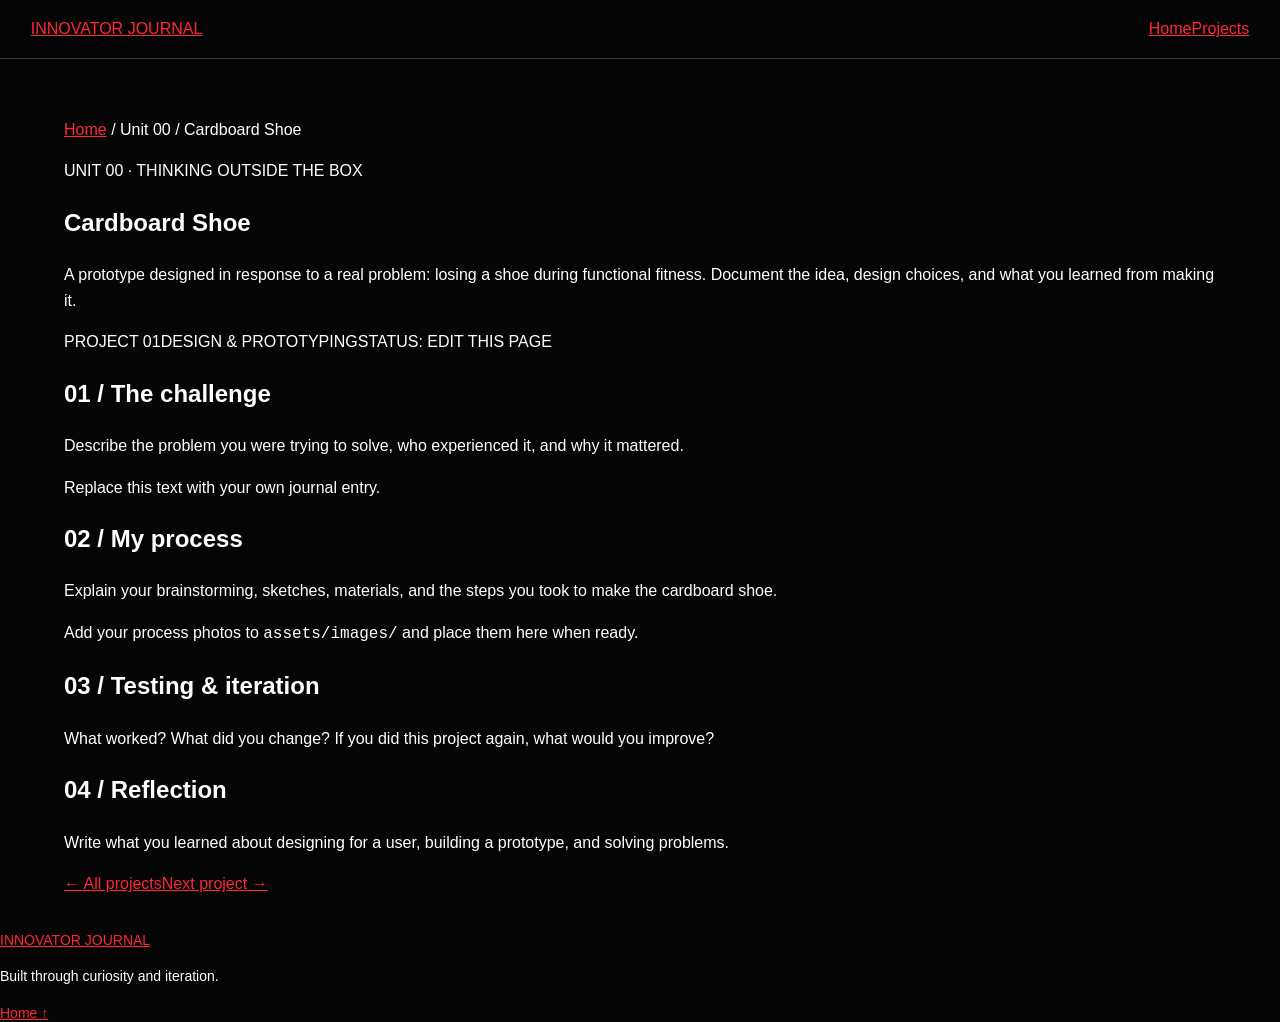
<file: assignments/cardboard-shoe.html>
<!DOCTYPE html>
<html lang="en">
<head><meta charset="UTF-8"><meta name="viewport" content="width=device-width, initial-scale=1.0"><title>Cardboard Shoe | Innovator Journal</title><link rel="stylesheet" href="../css/style.css"></head>
<body>
<header class="site-header"><a class="wordmark" href="../index.html">INNOVATOR <span>JOURNAL</span></a><nav><a href="../index.html">Home</a><a class="active" href="../index.html#projects">Projects</a></nav></header>
<main class="page-main">
<p class="breadcrumb"><a href="../index.html">Home</a> / Unit 00 / Cardboard Shoe</p>
<section class="assignment-hero"><p class="eyebrow">UNIT 00 · THINKING OUTSIDE THE BOX</p><h1>Cardboard Shoe</h1><p class="assignment-summary">A prototype designed in response to a real problem: losing a shoe during functional fitness. Document the idea, design choices, and what you learned from making it.</p><div class="assignment-meta"><span>PROJECT 01</span><span>DESIGN & PROTOTYPING</span><span>STATUS: EDIT THIS PAGE</span></div></section>
<section class="content-section"><h2>01 / The challenge</h2><div><p>Describe the problem you were trying to solve, who experienced it, and why it mattered.</p><div class="placeholder">Replace this text with your own journal entry.</div></div></section>
<section class="content-section"><h2>02 / My process</h2><div><p>Explain your brainstorming, sketches, materials, and the steps you took to make the cardboard shoe.</p><div class="placeholder">Add your process photos to <code>assets/images/</code> and place them here when ready.</div></div></section>
<section class="content-section"><h2>03 / Testing & iteration</h2><div><p>What worked? What did you change? If you did this project again, what would you improve?</p></div></section>
<section class="content-section"><h2>04 / Reflection</h2><div><p>Write what you learned about designing for a user, building a prototype, and solving problems.</p></div></section>
<div class="next-project"><a href="../index.html#projects">← All projects</a><a href="pencil-holder.html">Next project →</a></div>
</main><footer class="site-footer"><a class="wordmark" href="../index.html">INNOVATOR <span>JOURNAL</span></a><p>Built through curiosity and iteration.</p><a href="../index.html">Home ↑</a></footer>
</body></html>
</file>
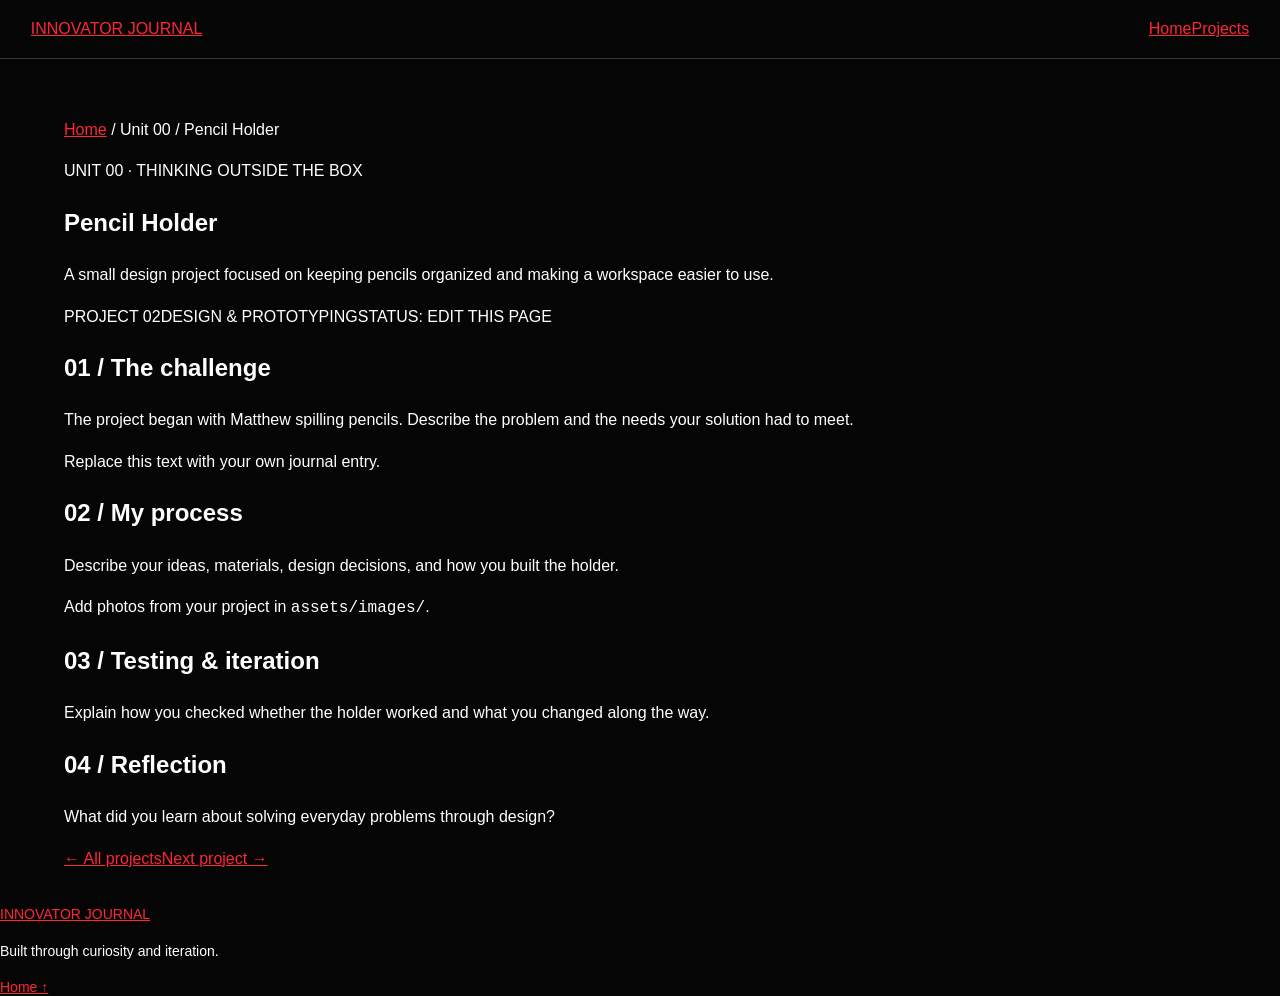
<file: assignments/pencil-holder.html>
<!DOCTYPE html>
<html lang="en">
<head><meta charset="UTF-8"><meta name="viewport" content="width=device-width, initial-scale=1.0"><title>Pencil Holder | Innovator Journal</title><link rel="stylesheet" href="../css/style.css"></head>
<body>
<header class="site-header"><a class="wordmark" href="../index.html">INNOVATOR <span>JOURNAL</span></a><nav><a href="../index.html">Home</a><a class="active" href="../index.html#projects">Projects</a></nav></header>
<main class="page-main">
<p class="breadcrumb"><a href="../index.html">Home</a> / Unit 00 / Pencil Holder</p>
<section class="assignment-hero"><p class="eyebrow">UNIT 00 · THINKING OUTSIDE THE BOX</p><h1>Pencil Holder</h1><p class="assignment-summary">A small design project focused on keeping pencils organized and making a workspace easier to use.</p><div class="assignment-meta"><span>PROJECT 02</span><span>DESIGN & PROTOTYPING</span><span>STATUS: EDIT THIS PAGE</span></div></section>
<section class="content-section"><h2>01 / The challenge</h2><div><p>The project began with Matthew spilling pencils. Describe the problem and the needs your solution had to meet.</p><div class="placeholder">Replace this text with your own journal entry.</div></div></section>
<section class="content-section"><h2>02 / My process</h2><div><p>Describe your ideas, materials, design decisions, and how you built the holder.</p><div class="placeholder">Add photos from your project in <code>assets/images/</code>.</div></div></section>
<section class="content-section"><h2>03 / Testing & iteration</h2><div><p>Explain how you checked whether the holder worked and what you changed along the way.</p></div></section>
<section class="content-section"><h2>04 / Reflection</h2><div><p>What did you learn about solving everyday problems through design?</p></div></section>
<div class="next-project"><a href="../index.html#projects">← All projects</a><a href="arduino-memory-game.html">Next project →</a></div>
</main><footer class="site-footer"><a class="wordmark" href="../index.html">INNOVATOR <span>JOURNAL</span></a><p>Built through curiosity and iteration.</p><a href="../index.html">Home ↑</a></footer>
</body></html>
</file>
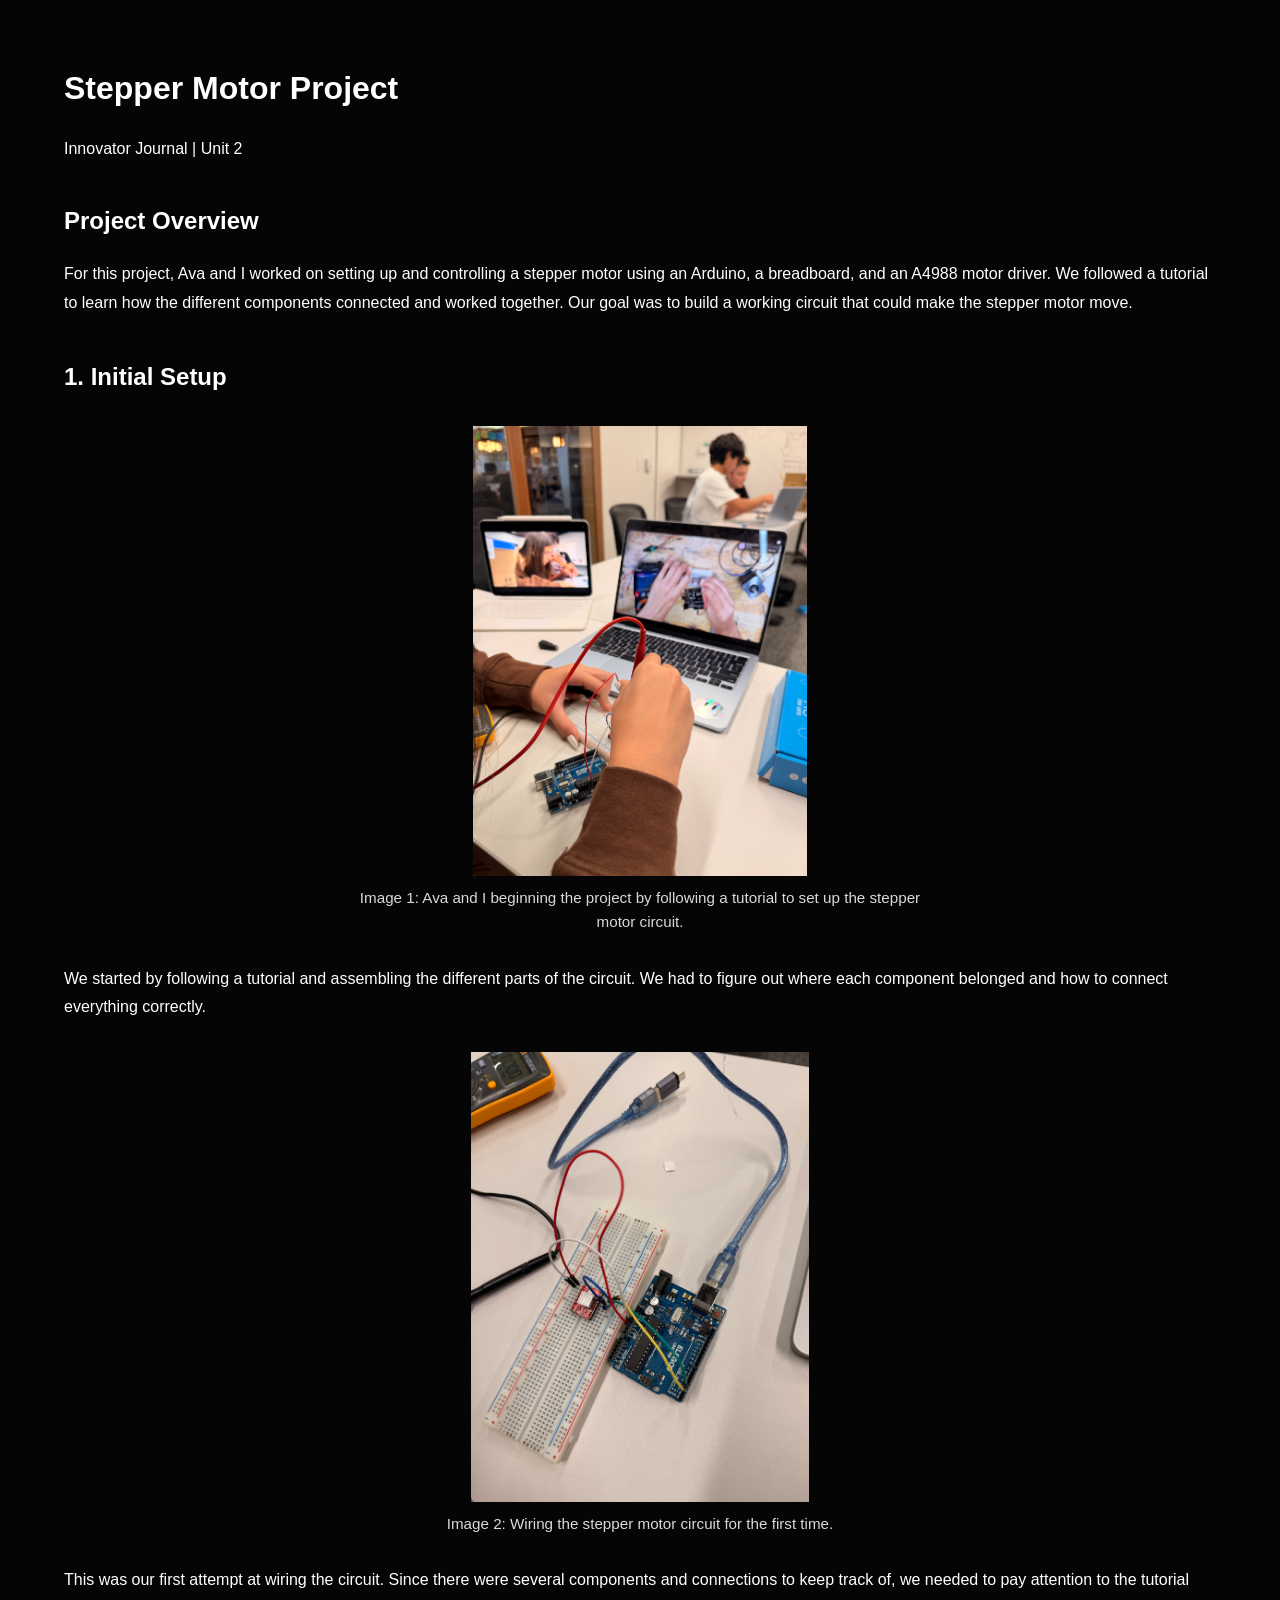
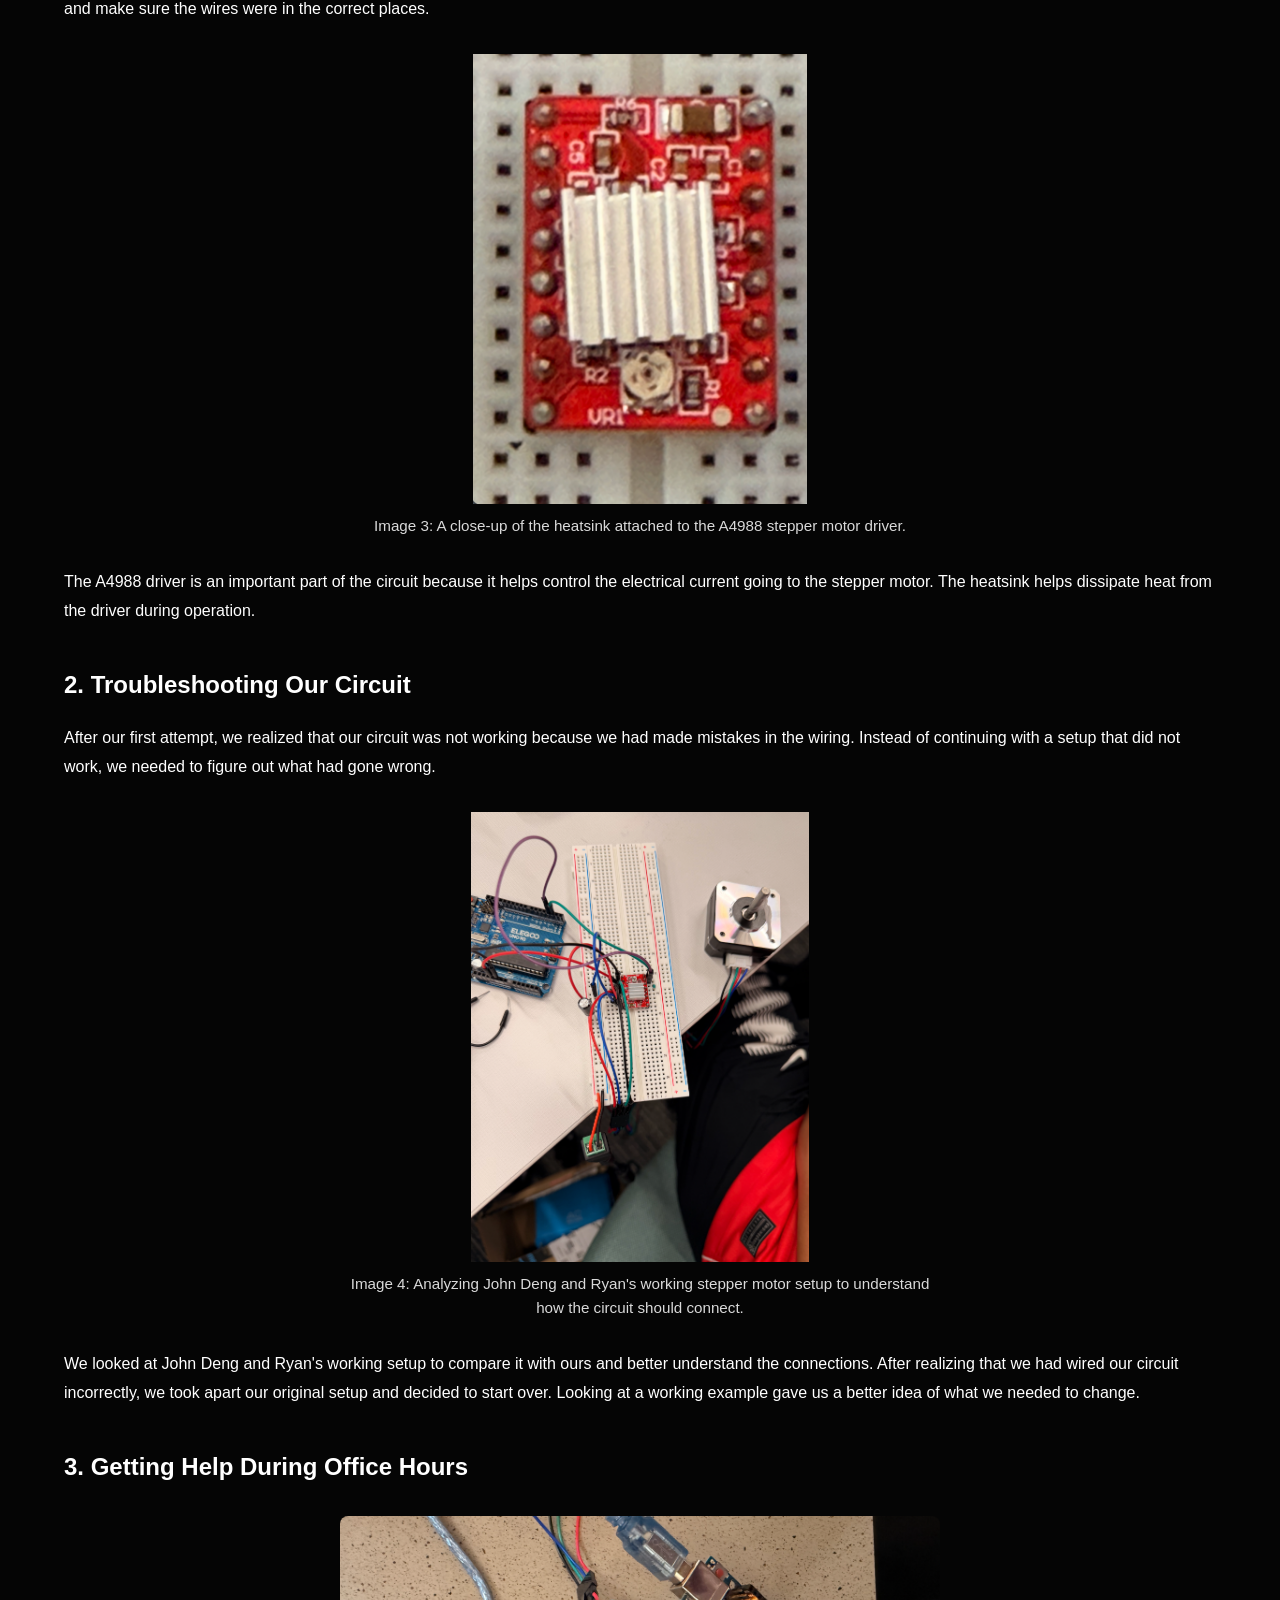
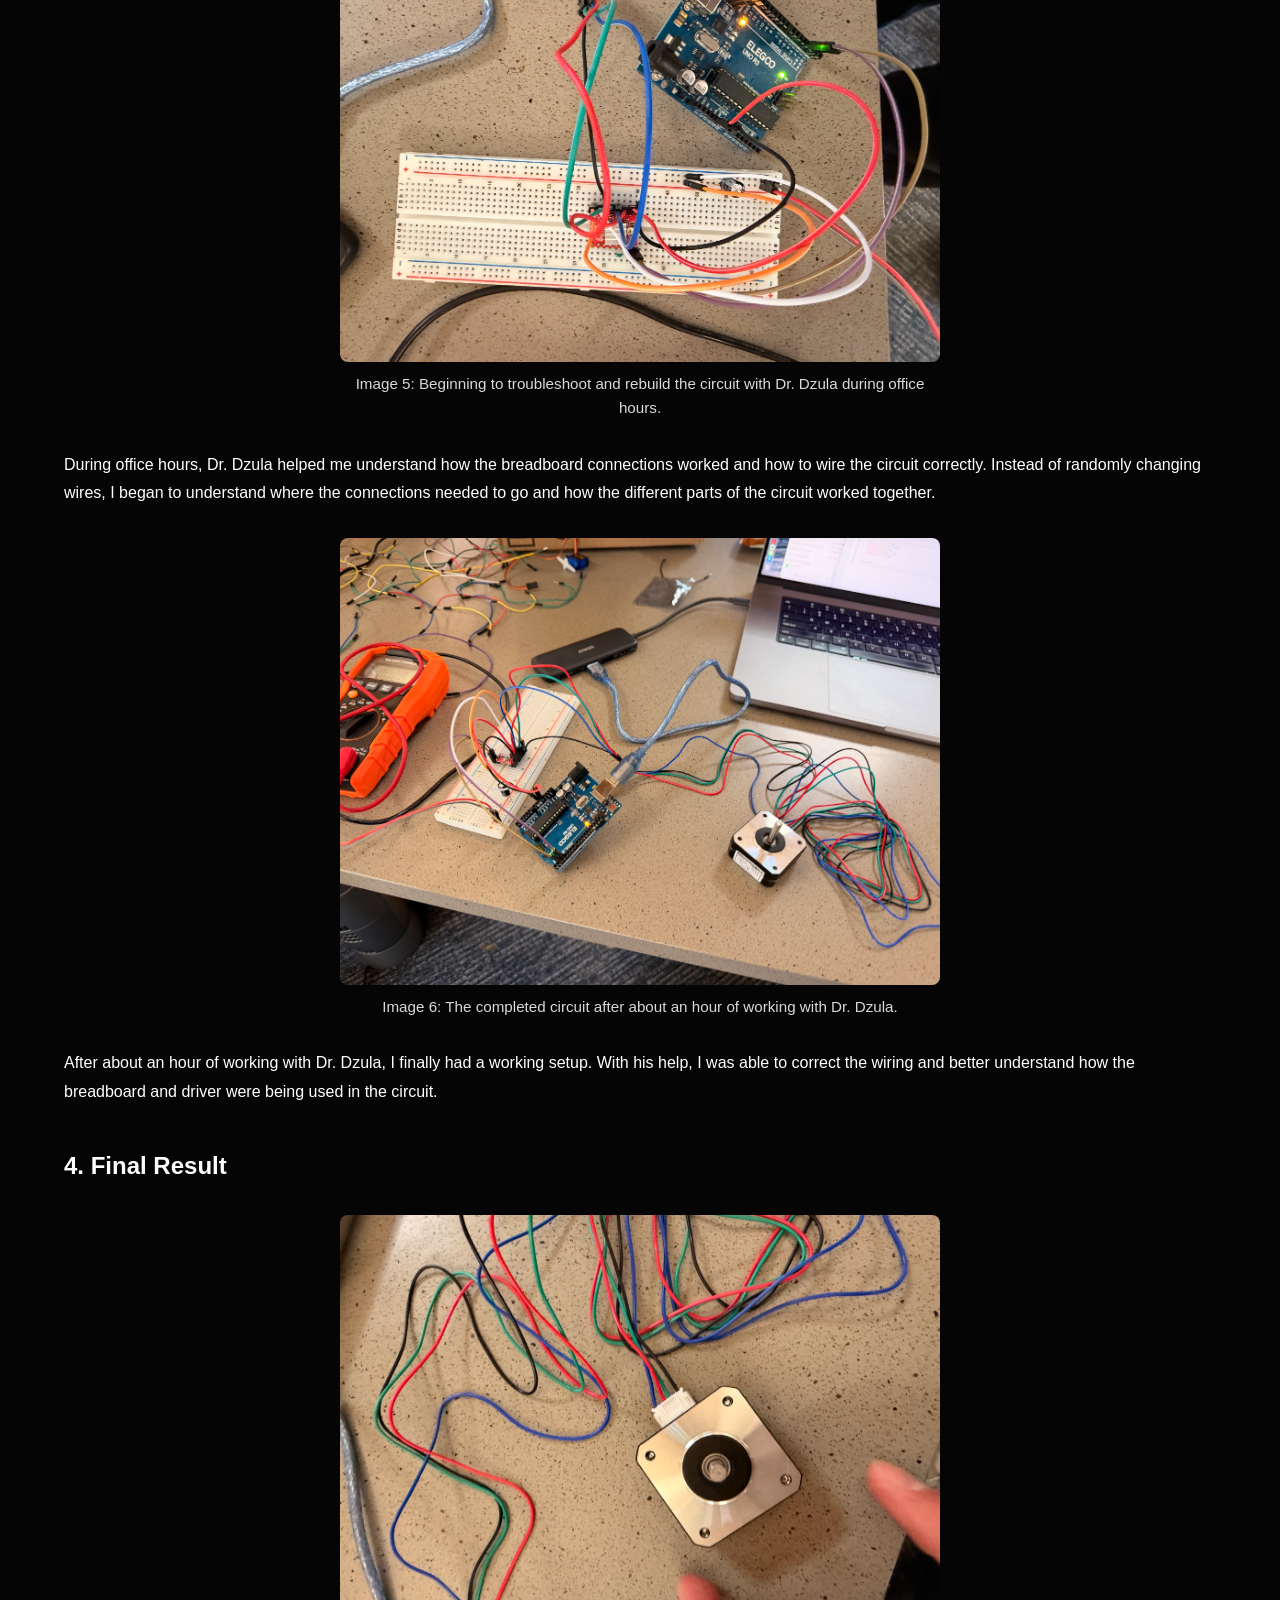
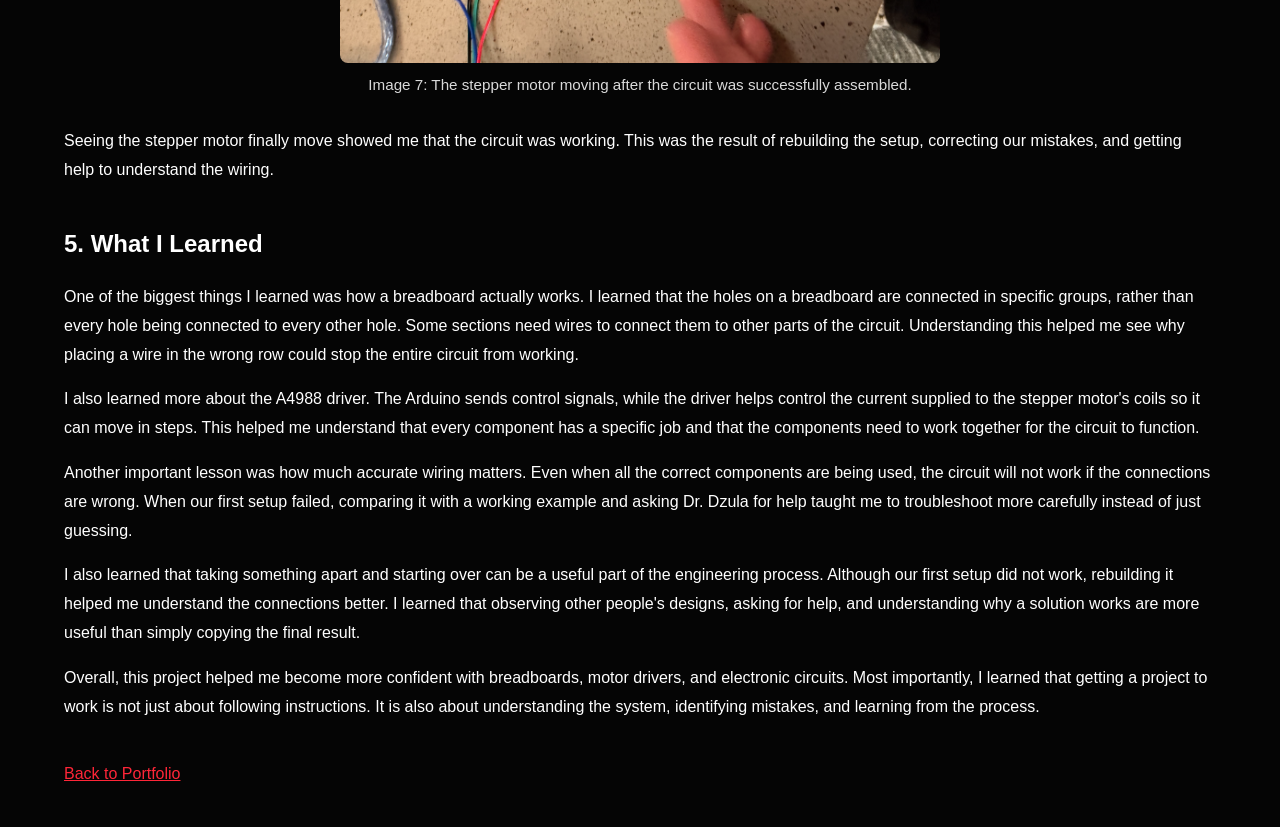
<file: assignments/stepper-motor.html>
<!DOCTYPE html>
<html lang="en">
<head>
    <meta charset="UTF-8">
    <meta name="viewport" content="width=device-width, initial-scale=1.0">
    <title>Stepper Motor Project | Innovator Journal</title>
    <link rel="stylesheet" href="../css/style.css">

    <style>
        figure {
            text-align: center;
            margin: 30px auto;
        }

        figure img {
            display: block;
            width: 100%;
            max-width: 600px;
            max-height: 450px;
            height: auto;
            object-fit: contain;
            margin: 0 auto;
            border-radius: 8px;
        }

        figcaption {
            max-width: 600px;
            margin: 10px auto 0;
            font-size: 0.95rem;
            opacity: 0.85;
            line-height: 1.6;
        }

        .journal-section {
            margin: 40px 0;
        }

        .journal-section p {
            line-height: 1.8;
        }
    </style>
</head>

<body>
    <main class="container">

        <header>
            <h1>Stepper Motor Project</h1>
            <p>Innovator Journal | Unit 2</p>
        </header>

        <section class="journal-section">
            <h2>Project Overview</h2>

            <p>
                For this project, Ava and I worked on setting up and controlling
                a stepper motor using an Arduino, a breadboard, and an A4988
                motor driver. We followed a tutorial to learn how the different
                components connected and worked together. Our goal was to build
                a working circuit that could make the stepper motor move.
            </p>
        </section>

        <section class="journal-section">
            <h2>1. Initial Setup</h2>

            <figure>
                <img src="../assets/images/stepper-01.png"
                     alt="Initial stepper motor setup following a tutorial">
                <figcaption>
                    Image 1: Ava and I beginning the project by following a
                    tutorial to set up the stepper motor circuit.
                </figcaption>
            </figure>

            <p>
                We started by following a tutorial and assembling the different
                parts of the circuit. We had to figure out where each component
                belonged and how to connect everything correctly.
            </p>

            <figure>
                <img src="../assets/images/stepper-02.png"
                     alt="First attempt at wiring the stepper motor circuit">
                <figcaption>
                    Image 2: Wiring the stepper motor circuit for the first time.
                </figcaption>
            </figure>

            <p>
                This was our first attempt at wiring the circuit. Since there
                were several components and connections to keep track of, we
                needed to pay attention to the tutorial and make sure the wires
                were in the correct places.
            </p>

            <figure>
                <img src="../assets/images/stepper-03.png"
                     alt="Close-up of the heatsink on the A4988 driver">
                <figcaption>
                    Image 3: A close-up of the heatsink attached to the A4988
                    stepper motor driver.
                </figcaption>
            </figure>

            <p>
                The A4988 driver is an important part of the circuit because
                it helps control the electrical current going to the stepper
                motor. The heatsink helps dissipate heat from the driver
                during operation.
            </p>
        </section>

        <section class="journal-section">
            <h2>2. Troubleshooting Our Circuit</h2>

            <p>
                After our first attempt, we realized that our circuit was not
                working because we had made mistakes in the wiring. Instead of
                continuing with a setup that did not work, we needed to figure
                out what had gone wrong.
            </p>

            <figure>
                <img src="../assets/images/stepper-04.png"
                     alt="John Deng and Ryan's working stepper motor setup">
                <figcaption>
                    Image 4: Analyzing John Deng and Ryan's working stepper
                    motor setup to understand how the circuit should connect.
                </figcaption>
            </figure>

            <p>
                We looked at John Deng and Ryan's working setup to compare it
                with ours and better understand the connections. After
                realizing that we had wired our circuit incorrectly, we took
                apart our original setup and decided to start over. Looking
                at a working example gave us a better idea of what we needed
                to change.
            </p>
        </section>

        <section class="journal-section">
            <h2>3. Getting Help During Office Hours</h2>

            <figure>
                <img src="../assets/images/stepper-05.png"
                     alt="Working on the stepper motor circuit with Dr. Dzula">
                <figcaption>
                    Image 5: Beginning to troubleshoot and rebuild the circuit
                    with Dr. Dzula during office hours.
                </figcaption>
            </figure>

            <p>
                During office hours, Dr. Dzula helped me understand how the
                breadboard connections worked and how to wire the circuit
                correctly. Instead of randomly changing wires, I began to
                understand where the connections needed to go and how the
                different parts of the circuit worked together.
            </p>

            <figure>
                <img src="../assets/images/stepper-06.png"
                     alt="Completed stepper motor circuit">
                <figcaption>
                    Image 6: The completed circuit after about an hour of
                    working with Dr. Dzula.
                </figcaption>
            </figure>

            <p>
                After about an hour of working with Dr. Dzula, I finally had
                a working setup. With his help, I was able to correct the
                wiring and better understand how the breadboard and driver
                were being used in the circuit.
            </p>
        </section>

        <section class="journal-section">
            <h2>4. Final Result</h2>

            <figure>
                <img src="../assets/images/stepper-07.png"
                     alt="Stepper motor moving after the circuit was completed">
                <figcaption>
                    Image 7: The stepper motor moving after the circuit was
                    successfully assembled.
                </figcaption>
            </figure>

            <p>
                Seeing the stepper motor finally move showed me that the
                circuit was working. This was the result of rebuilding the
                setup, correcting our mistakes, and getting help to
                understand the wiring.
            </p>
        </section>

        <section class="journal-section">
            <h2>5. What I Learned</h2>

            <p>
                One of the biggest things I learned was how a breadboard
                actually works. I learned that the holes on a breadboard
                are connected in specific groups, rather than every hole
                being connected to every other hole. Some sections need
                wires to connect them to other parts of the circuit.
                Understanding this helped me see why placing a wire in the
                wrong row could stop the entire circuit from working.
            </p>

            <p>
                I also learned more about the A4988 driver. The Arduino
                sends control signals, while the driver helps control the
                current supplied to the stepper motor's coils so it can
                move in steps. This helped me understand that every
                component has a specific job and that the components need
                to work together for the circuit to function.
            </p>

            <p>
                Another important lesson was how much accurate wiring
                matters. Even when all the correct components are being
                used, the circuit will not work if the connections are
                wrong. When our first setup failed, comparing it with a
                working example and asking Dr. Dzula for help taught me
                to troubleshoot more carefully instead of just guessing.
            </p>

            <p>
                I also learned that taking something apart and starting
                over can be a useful part of the engineering process.
                Although our first setup did not work, rebuilding it helped
                me understand the connections better. I learned that
                observing other people's designs, asking for help, and
                understanding why a solution works are more useful than
                simply copying the final result.
            </p>

            <p>
                Overall, this project helped me become more confident with
                breadboards, motor drivers, and electronic circuits.
                Most importantly, I learned that getting a project to work
                is not just about following instructions. It is also about
                understanding the system, identifying mistakes, and
                learning from the process.
            </p>
        </section>

        <p>
            <a href="../index.html">Back to Portfolio</a>
        </p>

    </main>
</body>
</html>
</file>
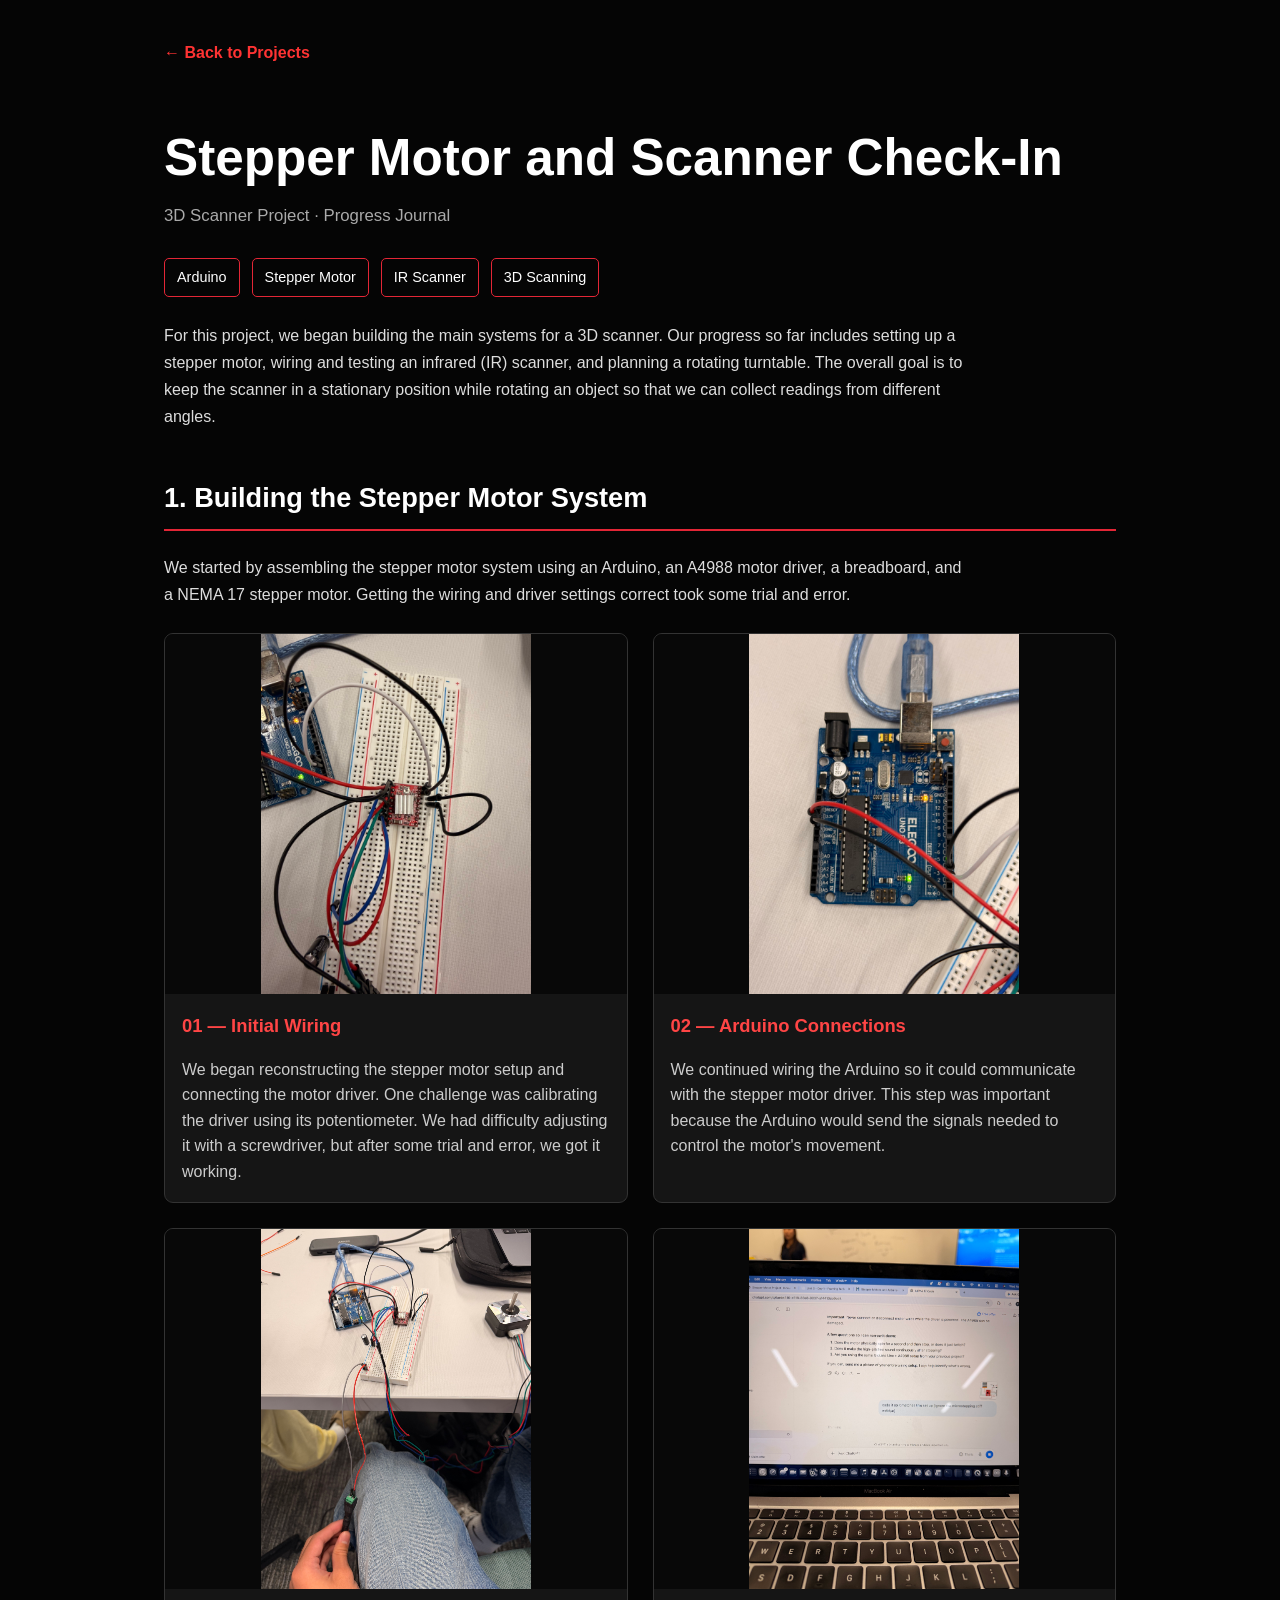
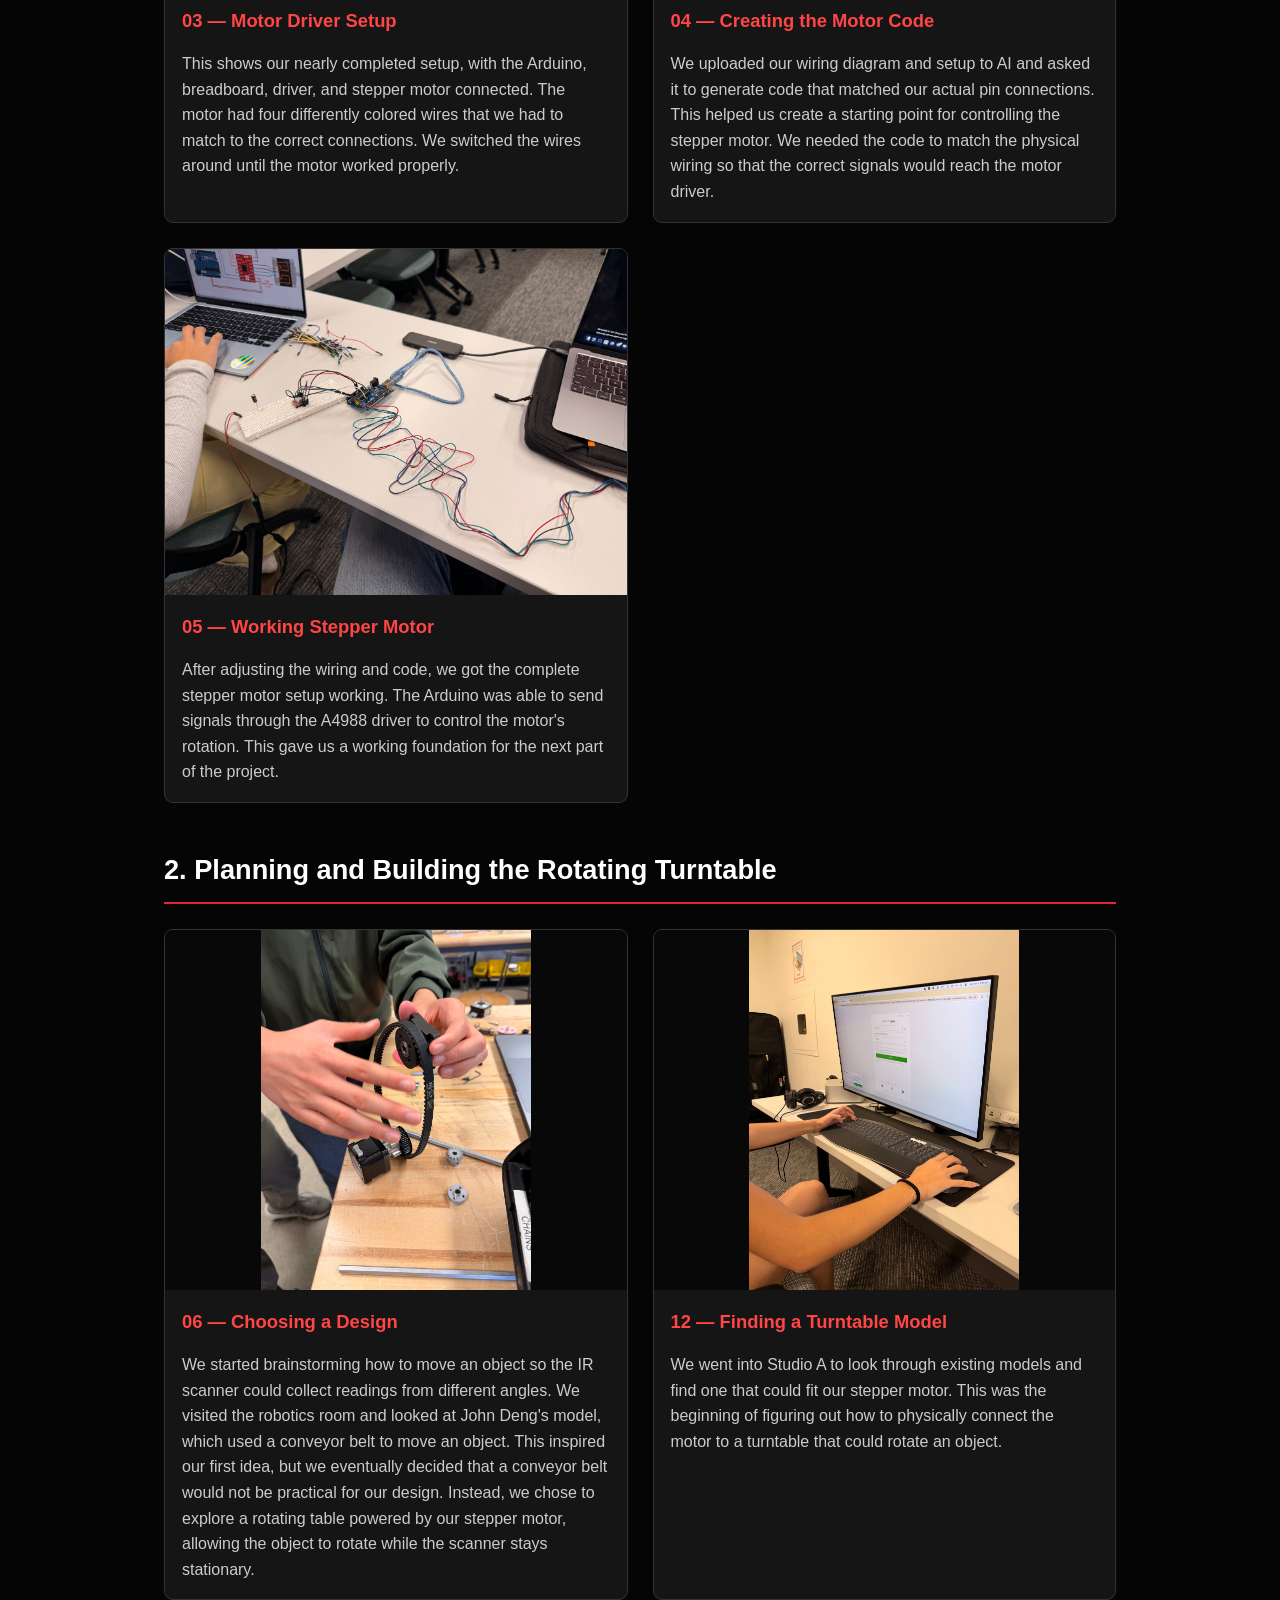
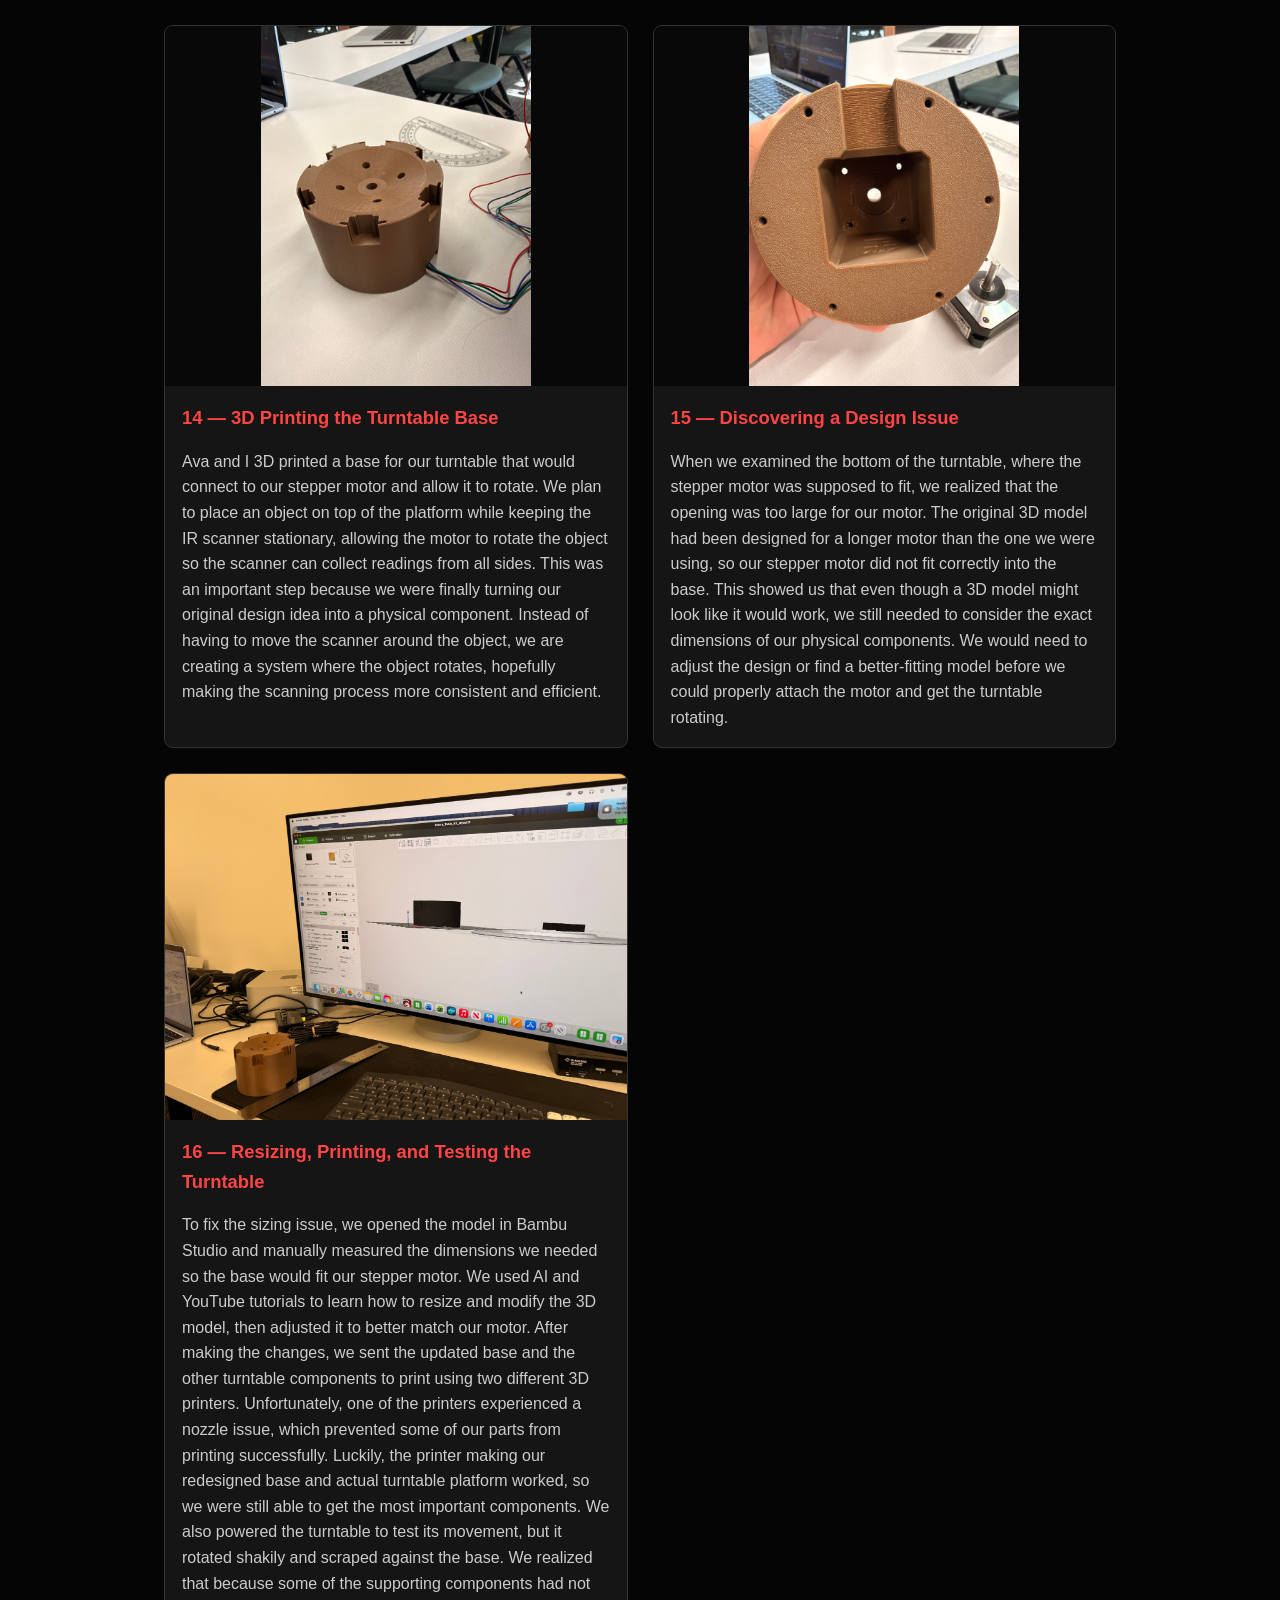
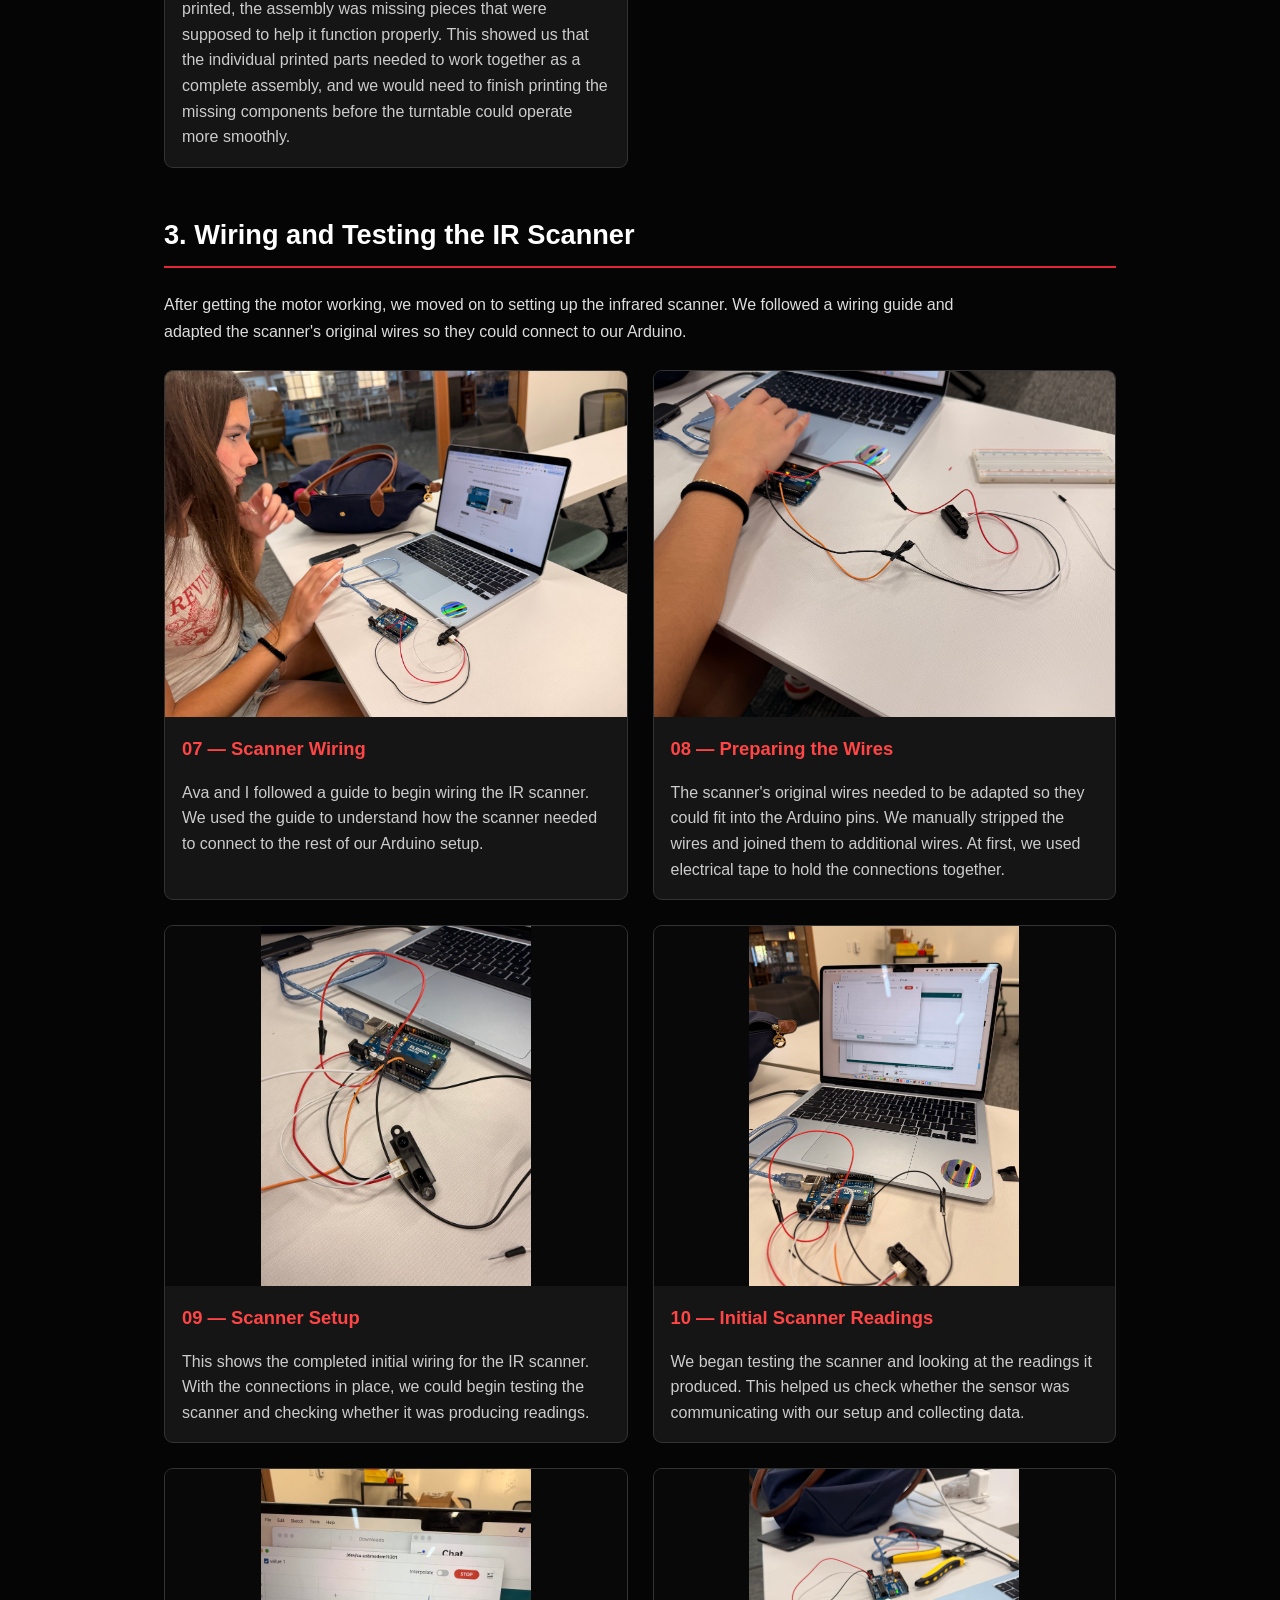
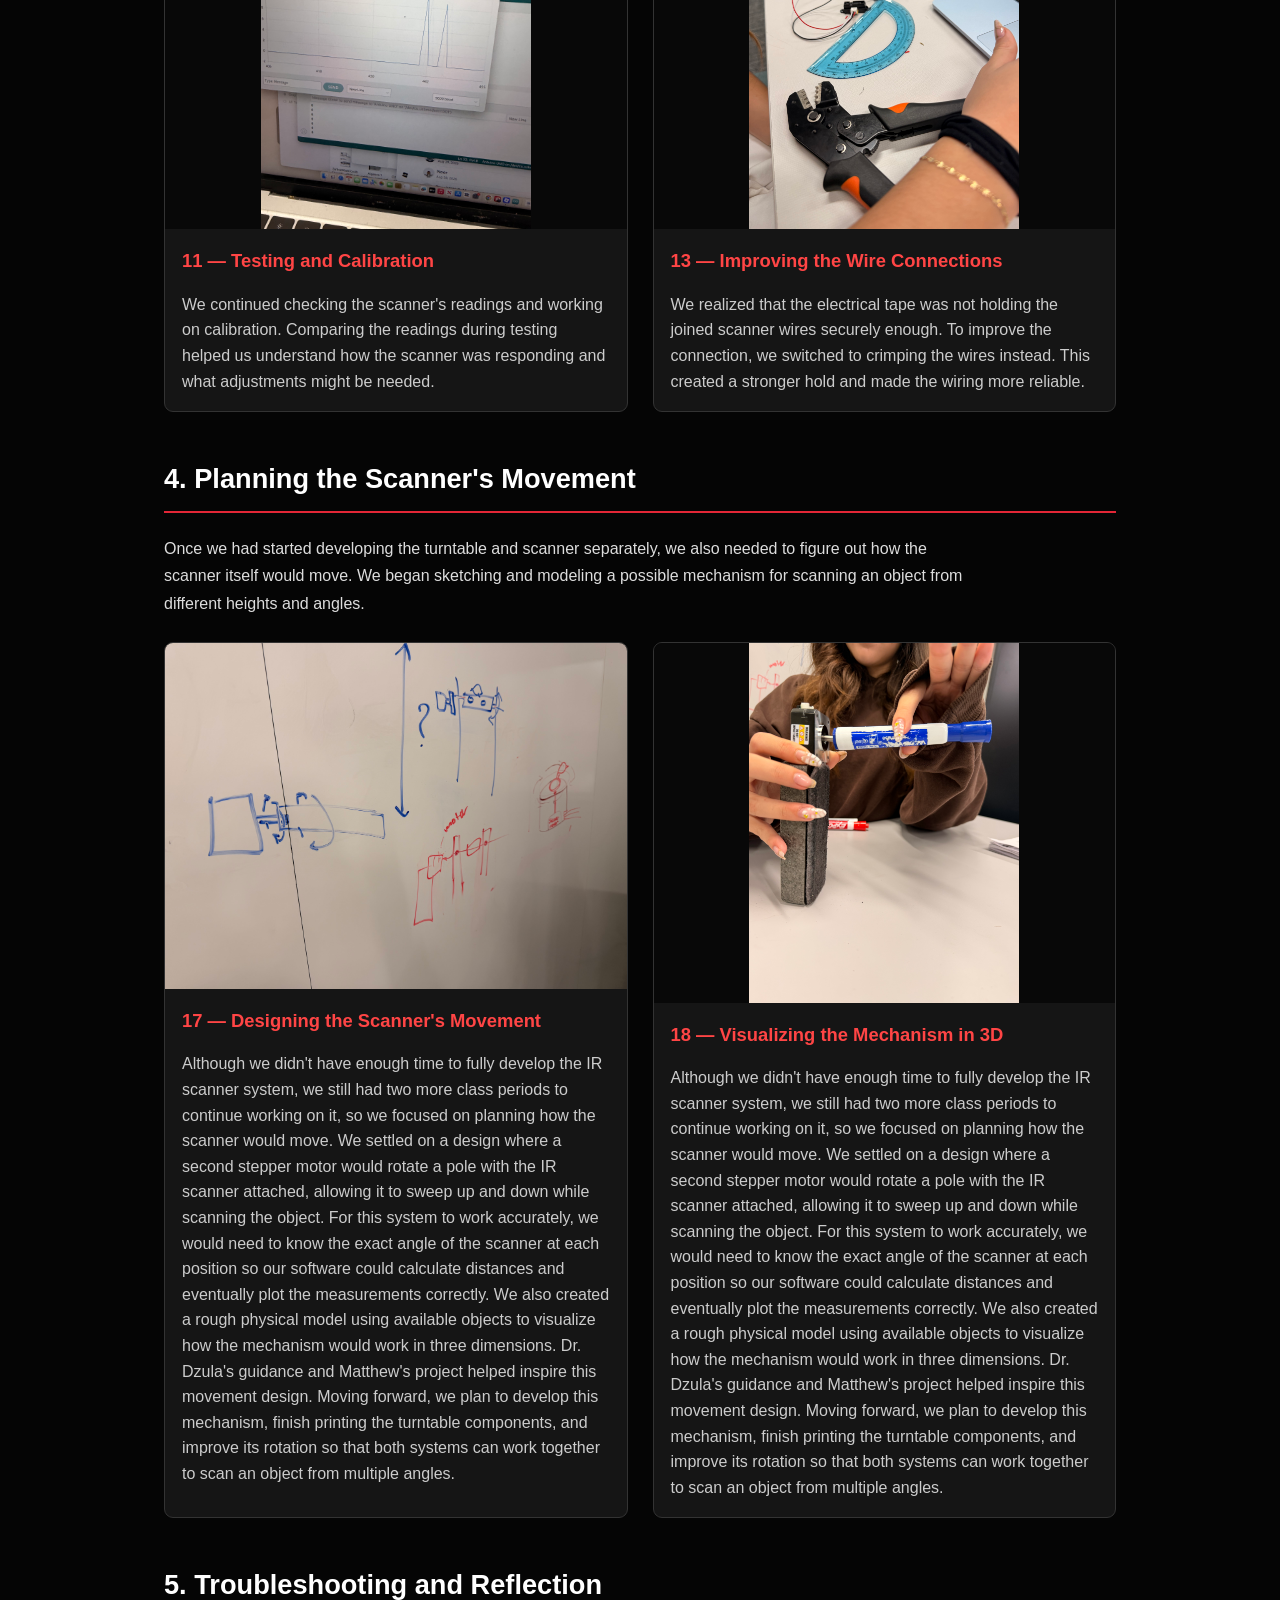
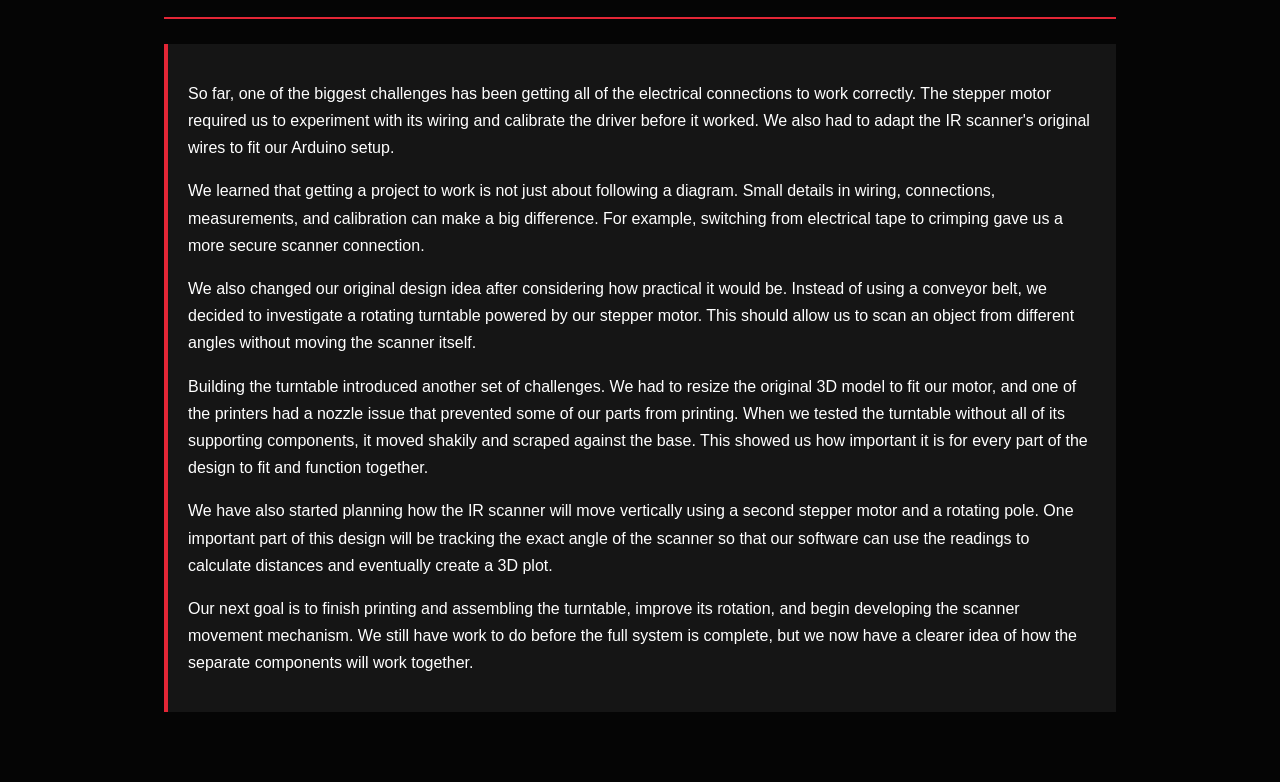
<file: assignments/stepper-scanner-check-in.html>
<!DOCTYPE html>
<html lang="en">
<head>
  <meta charset="UTF-8">
  <meta name="viewport" content="width=device-width, initial-scale=1.0">
  <title>Stepper Motor and Scanner Check-In | Evanharo1738</title>

  <link rel="stylesheet" href="../css/style.css">

  <style>
    .scanner-page {
      max-width: 1000px;
      margin: 0 auto;
      padding: 40px 24px 70px;
      color: white;
    }

    .scanner-page a {
      color: #ff3333;
      text-decoration: none;
    }

    .scanner-page a:hover {
      text-decoration: underline;
    }

    .back-link {
      display: inline-block;
      margin-bottom: 30px;
      font-weight: bold;
    }

    .scanner-page h1 {
      font-size: clamp(2rem, 5vw, 3.2rem);
      margin-bottom: 12px;
      line-height: 1.1;
    }

    .scanner-page h2 {
      font-size: 1.7rem;
      margin-top: 45px;
      border-bottom: 2px solid #e32636;
      padding-bottom: 10px;
    }

    .scanner-page h3 {
      font-size: 1.15rem;
      margin-bottom: 8px;
    }

    .subtitle {
      color: #aaa;
      font-size: 1.05rem;
      margin-bottom: 28px;
    }

    .intro {
      line-height: 1.7;
      color: #ddd;
      max-width: 800px;
    }

    .project-details {
      display: flex;
      flex-wrap: wrap;
      gap: 12px;
      margin: 25px 0;
    }

    .detail-tag {
      border: 1px solid #e32636;
      padding: 7px 12px;
      border-radius: 5px;
      font-size: 0.9rem;
    }

    .photo-grid {
      display: grid;
      grid-template-columns: repeat(2, minmax(0, 1fr));
      gap: 25px;
      margin-top: 25px;
    }

    .photo-card {
      background: #151515;
      border: 1px solid #333;
      border-radius: 9px;
      overflow: hidden;
    }

    .photo-card img {
      display: block;
      width: 100%;
      max-height: 360px;
      object-fit: contain;
      background: #080808;
    }

    .photo-caption {
      padding: 17px;
    }

    .photo-caption h3 {
      color: #ff4545;
      margin-top: 0;
    }

    .photo-caption p {
      color: #ccc;
      line-height: 1.6;
      margin-bottom: 0;
    }

    .reflection {
      background: #151515;
      border-left: 4px solid #e32636;
      padding: 20px;
      margin-top: 25px;
      line-height: 1.7;
      color: #ddd;
    }

    .scanner-page ul {
      line-height: 1.9;
      color: #ddd;
    }

    @media (max-width: 650px) {
      .photo-grid {
        grid-template-columns: 1fr;
      }

      .scanner-page {
        padding: 25px 16px 50px;
      }
    }
  </style>
</head>

<body>
  <main class="scanner-page">

    <a class="back-link" href="../index.html">← Back to Projects</a>

    <h1>Stepper Motor and Scanner Check-In</h1>

    <p class="subtitle">3D Scanner Project · Progress Journal</p>

    <div class="project-details">
      <span class="detail-tag">Arduino</span>
      <span class="detail-tag">Stepper Motor</span>
      <span class="detail-tag">IR Scanner</span>
      <span class="detail-tag">3D Scanning</span>
    </div>

    <p class="intro">
      For this project, we began building the main systems for a 3D scanner.
      Our progress so far includes setting up a stepper motor, wiring and
      testing an infrared (IR) scanner, and planning a rotating turntable.
      The overall goal is to keep the scanner in a stationary position while
      rotating an object so that we can collect readings from different angles.
    </p>

    <h2>1. Building the Stepper Motor System</h2>

    <p class="intro">
      We started by assembling the stepper motor system using an Arduino,
      an A4988 motor driver, a breadboard, and a NEMA 17 stepper motor.
      Getting the wiring and driver settings correct took some trial and error.
    </p>

    <div class="photo-grid">

      <article class="photo-card">
        <img src="../assets/images/stepper-motor-initial-wiring.jpg"
             alt="Initial stepper motor wiring">
        <div class="photo-caption">
          <h3>01 — Initial Wiring</h3>
          <p>
            We began reconstructing the stepper motor setup and connecting
            the motor driver. One challenge was calibrating the driver using
            its potentiometer. We had difficulty adjusting it with a
            screwdriver, but after some trial and error, we got it working.
          </p>
        </div>
      </article>

      <article class="photo-card">
        <img src="../assets/images/arduino-stepper-connections.jpg"
             alt="Arduino connections for the stepper motor">
        <div class="photo-caption">
          <h3>02 — Arduino Connections</h3>
          <p>
            We continued wiring the Arduino so it could communicate with
            the stepper motor driver. This step was important because the
            Arduino would send the signals needed to control the motor's
            movement.
          </p>
        </div>
      </article>

      <article class="photo-card">
        <img src="../assets/images/stepper-motor-driver-setup.jpg"
             alt="Nearly completed stepper motor driver setup">
        <div class="photo-caption">
          <h3>03 — Motor Driver Setup</h3>
          <p>
            This shows our nearly completed setup, with the Arduino,
            breadboard, driver, and stepper motor connected. The motor had
            four differently colored wires that we had to match to the
            correct connections. We switched the wires around until the
            motor worked properly.
          </p>
        </div>
      </article>

      <article class="photo-card">
        <img src="../assets/images/stepper-motor-code-prompt.jpg"
             alt="Prompt used to generate stepper motor code">
        <div class="photo-caption">
          <h3>04 — Creating the Motor Code</h3>
          <p>
            We uploaded our wiring diagram and setup to AI and asked it
            to generate code that matched our actual pin connections.
            This helped us create a starting point for controlling the
            stepper motor. We needed the code to match the physical wiring
            so that the correct signals would reach the motor driver.
          </p>
        </div>
      </article>

      <article class="photo-card">
        <img src="../assets/images/completed-stepper-motor-setup.jpg"
             alt="Completed stepper motor setup">
        <div class="photo-caption">
          <h3>05 — Working Stepper Motor</h3>
          <p>
            After adjusting the wiring and code, we got the complete
            stepper motor setup working. The Arduino was able to send
            signals through the A4988 driver to control the motor's
            rotation. This gave us a working foundation for the next
            part of the project.
          </p>
        </div>
      </article>

    </div>

    <h2>2. Planning and Building the Rotating Turntable</h2>

    <div class="photo-grid">

      <article class="photo-card">
        <img src="../assets/images/turntable-design-planning.jpg"
             alt="Planning the turntable design">
        <div class="photo-caption">
          <h3>06 — Choosing a Design</h3>
          <p>
            We started brainstorming how to move an object so the IR
            scanner could collect readings from different angles. We
            visited the robotics room and looked at John Deng's model,
            which used a conveyor belt to move an object. This inspired
            our first idea, but we eventually decided that a conveyor
            belt would not be practical for our design. Instead, we
            chose to explore a rotating table powered by our stepper
            motor, allowing the object to rotate while the scanner
            stays stationary.
          </p>
        </div>
      </article>

      <article class="photo-card">
        <img src="../assets/images/turntable-model-research.jpg"
             alt="Looking for a model to fit the stepper motor">
        <div class="photo-caption">
          <h3>12 — Finding a Turntable Model</h3>
          <p>
            We went into Studio A to look through existing models and
            find one that could fit our stepper motor. This was the
            beginning of figuring out how to physically connect the
            motor to a turntable that could rotate an object.
          </p>
        </div>
      </article>

      <article class="photo-card">
        <img src="../assets/images/turntable-base-3d-print.jpg"
             alt="3D printed base for the turntable">
        <div class="photo-caption">
          <h3>14 — 3D Printing the Turntable Base</h3>
          <p>
            Ava and I 3D printed a base for our turntable that would
            connect to our stepper motor and allow it to rotate. We
            plan to place an object on top of the platform while
            keeping the IR scanner stationary, allowing the motor to
            rotate the object so the scanner can collect readings
            from all sides. This was an important step because we
            were finally turning our original design idea into a
            physical component. Instead of having to move the scanner
            around the object, we are creating a system where the
            object rotates, hopefully making the scanning process
            more consistent and efficient.
          </p>
        </div>
      </article>

      <article class="photo-card">
        <img src="../assets/images/turntable-motor-fit-issue.jpg"
             alt="Turntable base with an opening that does not fit the stepper motor">
        <div class="photo-caption">
          <h3>15 — Discovering a Design Issue</h3>
          <p>
            When we examined the bottom of the turntable, where the
            stepper motor was supposed to fit, we realized that the
            opening was too large for our motor. The original 3D model
            had been designed for a longer motor than the one we were
            using, so our stepper motor did not fit correctly into the
            base. This showed us that even though a 3D model might
            look like it would work, we still needed to consider the
            exact dimensions of our physical components. We would need
            to adjust the design or find a better-fitting model before
            we could properly attach the motor and get the turntable
            rotating.
          </p>
        </div>
      </article>

      <article class="photo-card">
        <img src="../assets/images/resized-turntable-print-test.jpg"
             alt="Resized turntable components and initial movement test">
        <div class="photo-caption">
          <h3>16 — Resizing, Printing, and Testing the Turntable</h3>
          <p>
            To fix the sizing issue, we opened the model in Bambu Studio
            and manually measured the dimensions we needed so the base
            would fit our stepper motor. We used AI and YouTube tutorials
            to learn how to resize and modify the 3D model, then adjusted
            it to better match our motor. After making the changes, we
            sent the updated base and the other turntable components to
            print using two different 3D printers. Unfortunately, one
            of the printers experienced a nozzle issue, which prevented
            some of our parts from printing successfully. Luckily, the
            printer making our redesigned base and actual turntable
            platform worked, so we were still able to get the most
            important components. We also powered the turntable to test
            its movement, but it rotated shakily and scraped against
            the base. We realized that because some of the supporting
            components had not printed, the assembly was missing pieces
            that were supposed to help it function properly. This showed
            us that the individual printed parts needed to work together
            as a complete assembly, and we would need to finish printing
            the missing components before the turntable could operate
            more smoothly.
          </p>
        </div>
      </article>

    </div>

    <h2>3. Wiring and Testing the IR Scanner</h2>

    <p class="intro">
      After getting the motor working, we moved on to setting up the
      infrared scanner. We followed a wiring guide and adapted the
      scanner's original wires so they could connect to our Arduino.
    </p>

    <div class="photo-grid">

      <article class="photo-card">
        <img src="../assets/images/ir-scanner-initial-wiring.jpg"
             alt="Initial IR scanner wiring">
        <div class="photo-caption">
          <h3>07 — Scanner Wiring</h3>
          <p>
            Ava and I followed a guide to begin wiring the IR scanner.
            We used the guide to understand how the scanner needed to
            connect to the rest of our Arduino setup.
          </p>
        </div>
      </article>

      <article class="photo-card">
        <img src="../assets/images/ir-scanner-wire-stripping.jpg"
             alt="Preparing the scanner wires">
        <div class="photo-caption">
          <h3>08 — Preparing the Wires</h3>
          <p>
            The scanner's original wires needed to be adapted so they
            could fit into the Arduino pins. We manually stripped the
            wires and joined them to additional wires. At first, we
            used electrical tape to hold the connections together.
          </p>
        </div>
      </article>

      <article class="photo-card">
        <img src="../assets/images/completed-ir-scanner-setup.jpg"
             alt="Completed IR scanner setup">
        <div class="photo-caption">
          <h3>09 — Scanner Setup</h3>
          <p>
            This shows the completed initial wiring for the IR scanner.
            With the connections in place, we could begin testing the
            scanner and checking whether it was producing readings.
          </p>
        </div>
      </article>

      <article class="photo-card">
        <img src="../assets/images/ir-scanner-initial-readings.jpg"
             alt="Initial readings from the IR scanner">
        <div class="photo-caption">
          <h3>10 — Initial Scanner Readings</h3>
          <p>
            We began testing the scanner and looking at the readings
            it produced. This helped us check whether the sensor was
            communicating with our setup and collecting data.
          </p>
        </div>
      </article>

      <article class="photo-card">
        <img src="../assets/images/ir-scanner-calibration.jpg"
             alt="Continuing to test and calibrate the IR scanner">
        <div class="photo-caption">
          <h3>11 — Testing and Calibration</h3>
          <p>
            We continued checking the scanner's readings and working
            on calibration. Comparing the readings during testing
            helped us understand how the scanner was responding and
            what adjustments might be needed.
          </p>
        </div>
      </article>

      <article class="photo-card">
        <img src="../assets/images/ir-scanner-crimped-connections.jpg"
             alt="Crimped IR scanner wire connections">
        <div class="photo-caption">
          <h3>13 — Improving the Wire Connections</h3>
          <p>
            We realized that the electrical tape was not holding the
            joined scanner wires securely enough. To improve the
            connection, we switched to crimping the wires instead.
            This created a stronger hold and made the wiring more
            reliable.
          </p>
        </div>
      </article>

    </div>

    <h2>4. Planning the Scanner's Movement</h2>

    <p class="intro">
      Once we had started developing the turntable and scanner separately,
      we also needed to figure out how the scanner itself would move.
      We began sketching and modeling a possible mechanism for scanning
      an object from different heights and angles.
    </p>

    <div class="photo-grid">

      <article class="photo-card">
        <img src="../assets/images/ir-scanner-motion-sketch.jpg"
             alt="Sketch of the planned IR scanner movement mechanism">
        <div class="photo-caption">
          <h3>17 — Designing the Scanner's Movement</h3>
          <p>
            Although we didn't have enough time to fully develop the IR
            scanner system, we still had two more class periods to
            continue working on it, so we focused on planning how the
            scanner would move. We settled on a design where a second
            stepper motor would rotate a pole with the IR scanner
            attached, allowing it to sweep up and down while scanning
            the object. For this system to work accurately, we would
            need to know the exact angle of the scanner at each position
            so our software could calculate distances and eventually
            plot the measurements correctly. We also created a rough
            physical model using available objects to visualize how
            the mechanism would work in three dimensions. Dr. Dzula's
            guidance and Matthew's project helped inspire this movement
            design. Moving forward, we plan to develop this mechanism,
            finish printing the turntable components, and improve its
            rotation so that both systems can work together to scan
            an object from multiple angles.
          </p>
        </div>
      </article>

      <article class="photo-card">
        <img src="../assets/images/ir-scanner-3d-motion-model.jpg"
             alt="Rough physical model of the IR scanner movement mechanism">
        <div class="photo-caption">
          <h3>18 — Visualizing the Mechanism in 3D</h3>
          <p>
            Although we didn't have enough time to fully develop the IR
            scanner system, we still had two more class periods to
            continue working on it, so we focused on planning how the
            scanner would move. We settled on a design where a second
            stepper motor would rotate a pole with the IR scanner
            attached, allowing it to sweep up and down while scanning
            the object. For this system to work accurately, we would
            need to know the exact angle of the scanner at each position
            so our software could calculate distances and eventually
            plot the measurements correctly. We also created a rough
            physical model using available objects to visualize how
            the mechanism would work in three dimensions. Dr. Dzula's
            guidance and Matthew's project helped inspire this movement
            design. Moving forward, we plan to develop this mechanism,
            finish printing the turntable components, and improve its
            rotation so that both systems can work together to scan
            an object from multiple angles.
          </p>
        </div>
      </article>

    </div>

    <h2>5. Troubleshooting and Reflection</h2>

    <div class="reflection">
      <p>
        So far, one of the biggest challenges has been getting all of
        the electrical connections to work correctly. The stepper
        motor required us to experiment with its wiring and calibrate
        the driver before it worked. We also had to adapt the IR
        scanner's original wires to fit our Arduino setup.
      </p>

      <p>
        We learned that getting a project to work is not just about
        following a diagram. Small details in wiring, connections,
        measurements, and calibration can make a big difference.
        For example, switching from electrical tape to crimping gave
        us a more secure scanner connection.
      </p>

      <p>
        We also changed our original design idea after considering
        how practical it would be. Instead of using a conveyor belt,
        we decided to investigate a rotating turntable powered by
        our stepper motor. This should allow us to scan an object
        from different angles without moving the scanner itself.
      </p>

      <p>
        Building the turntable introduced another set of challenges.
        We had to resize the original 3D model to fit our motor, and
        one of the printers had a nozzle issue that prevented some
        of our parts from printing. When we tested the turntable
        without all of its supporting components, it moved shakily
        and scraped against the base. This showed us how important
        it is for every part of the design to fit and function together.
      </p>

      <p>
        We have also started planning how the IR scanner will move
        vertically using a second stepper motor and a rotating pole.
        One important part of this design will be tracking the exact
        angle of the scanner so that our software can use the readings
        to calculate distances and eventually create a 3D plot.
      </p>

      <p>
        Our next goal is to finish printing and assembling the turntable,
        improve its rotation, and begin developing the scanner movement
        mechanism. We still have work to do before the full system is
        complete, but we now have a clearer idea of how the separate
        components will work together.
      </p>
    </div>

  </main>
</body>
</html>
</file>
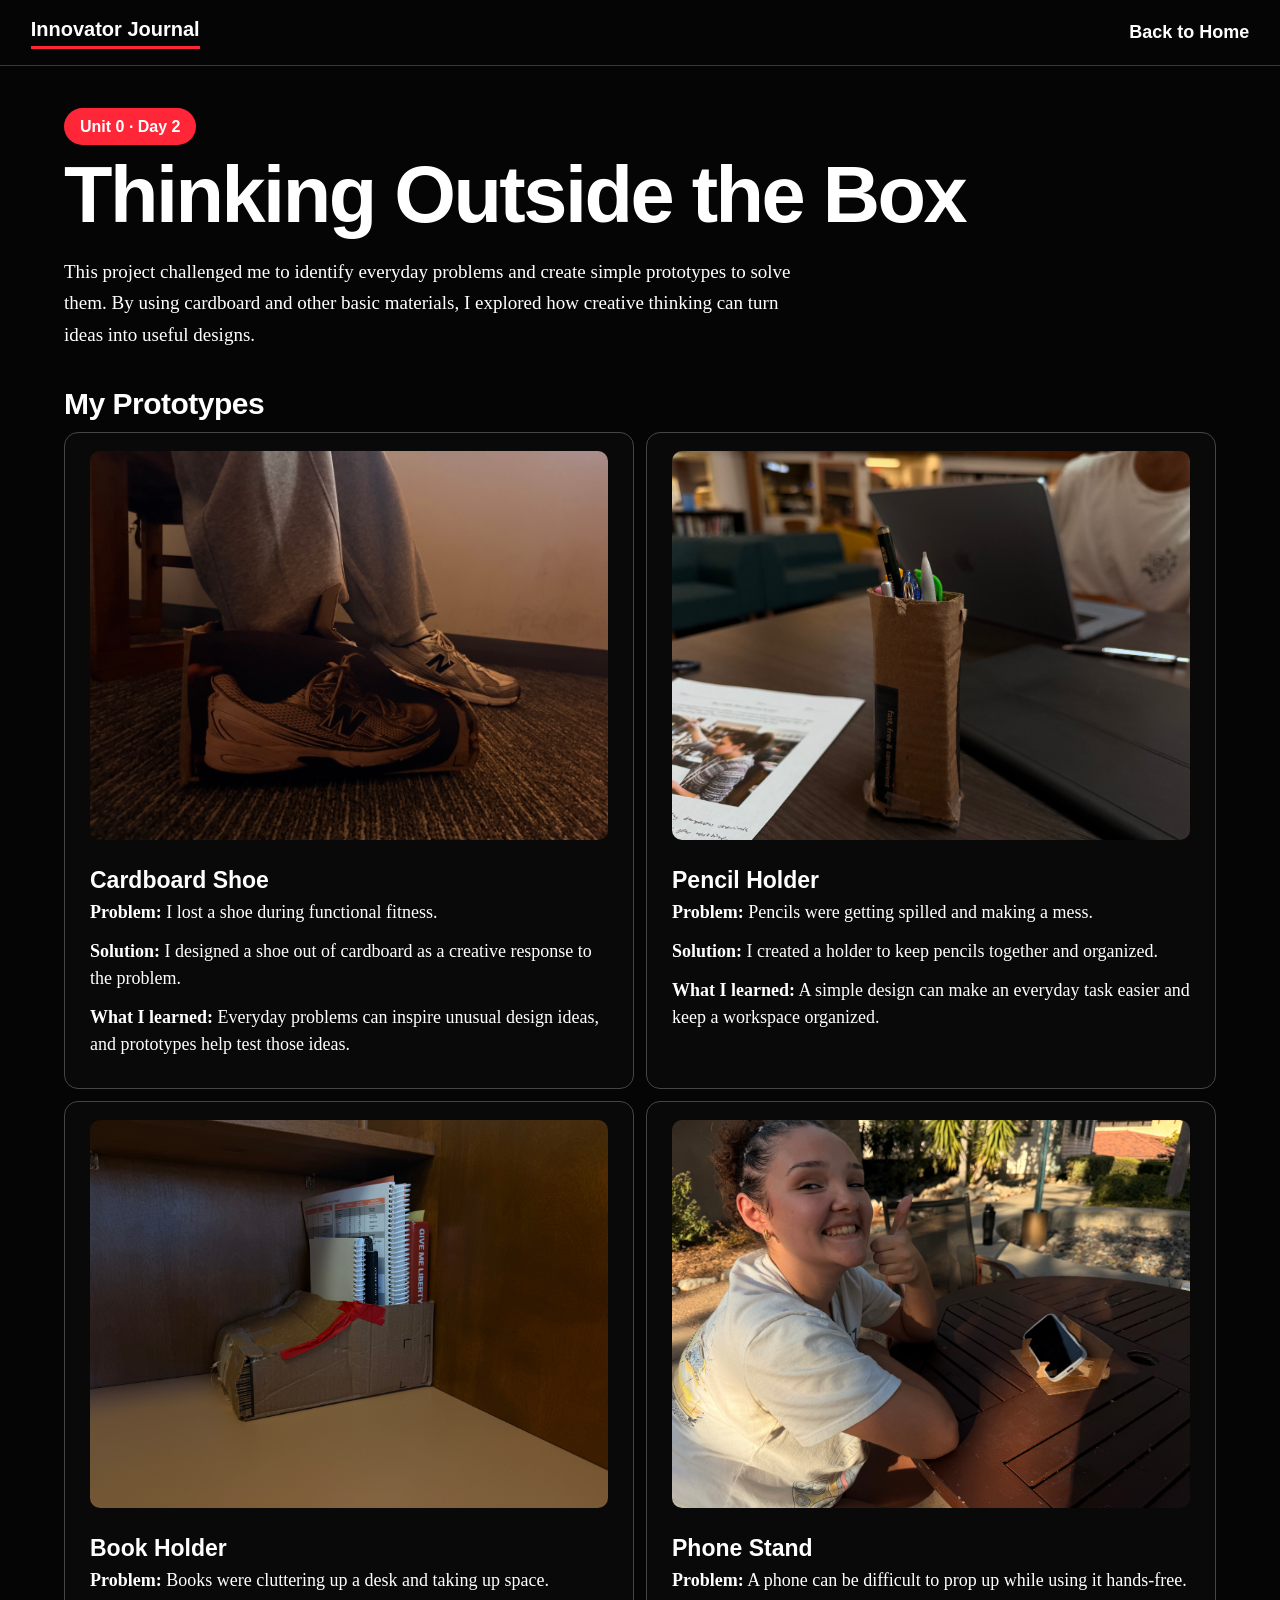
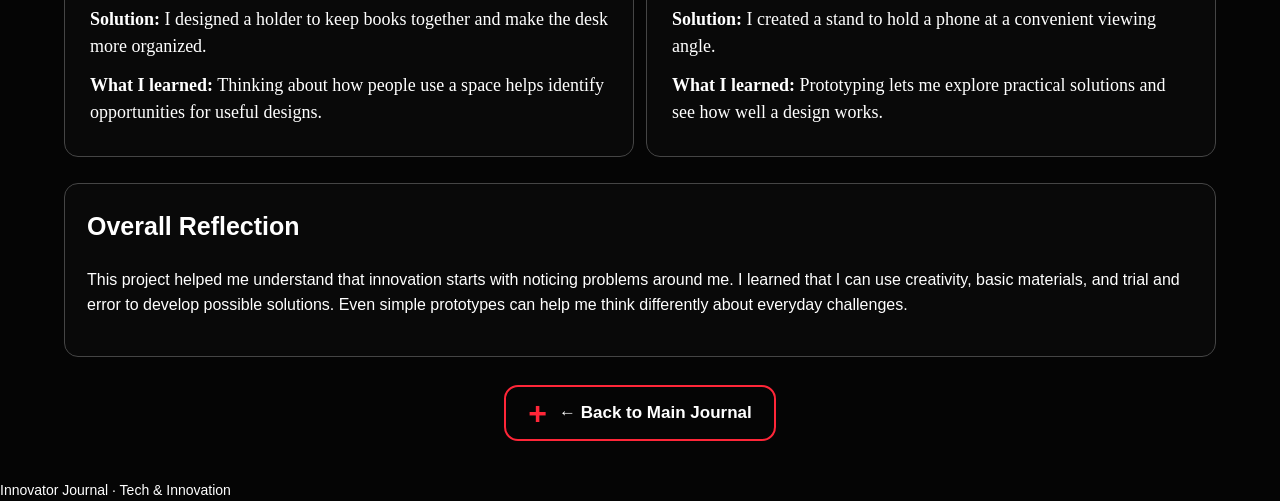
<file: assignments/thinking-outside-the-box.html>
<!DOCTYPE html>
<html lang="en">
<head>
    <meta charset="UTF-8">
    <meta name="viewport" content="width=device-width, initial-scale=1.0">
    <title>Thinking Outside the Box | Innovator Journal</title>
    <link rel="stylesheet" href="../css/style.css">
</head>
<body>

    <header class="site-header">
        <a href="../index.html" class="site-name">Innovator Journal</a>
        <a href="../index.html" class="site-url">Back to Home</a>
    </header>

    <main>
        <section class="hero">
            <span class="hero-badge">Unit 0 · Day 2</span>
            <h1>Thinking Outside the Box</h1>
            <p>
                This project challenged me to identify everyday problems
                and create simple prototypes to solve them. By using
                cardboard and other basic materials, I explored how
                creative thinking can turn ideas into useful designs.
            </p>
        </section>

        <section class="projects-section">
            <h2 class="section-heading">My Prototypes</h2>

            <div class="project-grid">

                <article class="project-card">
                    <img
                        src="../assets/images/cardboard-shoe.jpeg"
                        alt="Cardboard shoe prototype"
                        style="width:100%; border-radius:10px; margin-bottom:16px;"
                    >
                    <h3>Cardboard Shoe</h3>
                    <p><strong>Problem:</strong> I lost a shoe during functional fitness.</p>
                    <p><strong>Solution:</strong> I designed a shoe out of cardboard as a creative response to the problem.</p>
                    <p><strong>What I learned:</strong> Everyday problems can inspire unusual design ideas, and prototypes help test those ideas.</p>
                </article>

                <article class="project-card">
                    <img
                        src="../assets/images/pencil-holder.jpeg"
                        alt="Pencil holder prototype"
                        style="width:100%; border-radius:10px; margin-bottom:16px;"
                    >
                    <h3>Pencil Holder</h3>
                    <p><strong>Problem:</strong> Pencils were getting spilled and making a mess.</p>
                    <p><strong>Solution:</strong> I created a holder to keep pencils together and organized.</p>
                    <p><strong>What I learned:</strong> A simple design can make an everyday task easier and keep a workspace organized.</p>
                </article>

                <article class="project-card">
                    <img
                        src="../assets/images/book-holder.jpeg"
                        alt="Book holder prototype"
                        style="width:100%; border-radius:10px; margin-bottom:16px;"
                    >
                    <h3>Book Holder</h3>
                    <p><strong>Problem:</strong> Books were cluttering up a desk and taking up space.</p>
                    <p><strong>Solution:</strong> I designed a holder to keep books together and make the desk more organized.</p>
                    <p><strong>What I learned:</strong> Thinking about how people use a space helps identify opportunities for useful designs.</p>
                </article>

                <article class="project-card">
                    <img
                        src="../assets/images/phone-stand.jpeg"
                        alt="Phone stand prototype"
                        style="width:100%; border-radius:10px; margin-bottom:16px;"
                    >
                    <h3>Phone Stand</h3>
                    <p><strong>Problem:</strong> A phone can be difficult to prop up while using it hands-free.</p>
                    <p><strong>Solution:</strong> I created a stand to hold a phone at a convenient viewing angle.</p>
                    <p><strong>What I learned:</strong> Prototyping lets me explore practical solutions and see how well a design works.</p>
                </article>

            </div>
        </section>

        <section class="add-project-help">
            <h2>Overall Reflection</h2>
            <p>
                This project helped me understand that innovation starts
                with noticing problems around me. I learned that I can
                use creativity, basic materials, and trial and error to
                develop possible solutions. Even simple prototypes can
                help me think differently about everyday challenges.
            </p>
        </section>

        <div class="add-project-wrapper">
            <a href="../index.html" class="add-project-button">
                ← Back to Main Journal
            </a>
        </div>
    </main>

    <footer class="site-footer">
        Innovator Journal · Tech &amp; Innovation
    </footer>

</body>
</html>
</file>
<file: css/style.css>
/* ========================================
   EVANHARO1738.GITHUB.IO
   Black / White / Red Portfolio Design
   ======================================== */

:root {
  --background: #050505;
  --surface: #090909;
  --accent: #ff2638;
  --text: #ffffff;
  --muted: #ffffff;
  --border: #454545;
}

/* RESET */

* {
  box-sizing: border-box;
}

html {
  scroll-behavior: smooth;
}

body {
  margin: 0;
  background: var(--background);
  color: var(--text);
  font-family: Arial, Helvetica, sans-serif;
  font-size: 16px;
  line-height: 1.6;
}

a {
  color: var(--accent);
}

/* ========================================
   HEADER
   ======================================== */

.site-header {
  display: flex;
  align-items: center;
  justify-content: space-between;
  gap: 20px;
  width: 100%;
  padding: 16px 2.4%;
  background: #050505;
  border-bottom: 1px solid #383838;
}

.site-name {
  display: inline-block;
  padding-bottom: 4px;
  border-bottom: 3px solid var(--accent);
  color: #ffffff;
  font-size: 20px;
  font-weight: 800;
  line-height: 1.3;
  text-decoration: none;
}

.site-url {
  color: #ffffff;
  font-size: 18px;
  font-weight: 700;
  text-align: right;
  text-decoration: none;
}

.site-name:hover,
.site-url:hover {
  color: var(--accent);
}

/* ========================================
   MAIN LAYOUT
   ======================================== */

main {
  width: min(1180px, 90%);
  margin: 0 auto;
  padding: 42px 0 24px;
}

/* ========================================
   HERO
   ======================================== */

.hero {
  margin-bottom: 34px;
}

.hero-badge {
  display: inline-block;
  padding: 5px 16px;
  border-radius: 30px;
  background: var(--accent);
  color: #ffffff;
  font-size: 16px;
  font-weight: 700;
  line-height: 1.7;
}

.hero h1 {
  margin: 7px 0 18px;
  color: #ffffff;
  font-size: clamp(42px, 6.2vw, 92px);
  font-weight: 800;
  letter-spacing: -2.5px;
  line-height: 1.08;
}

.hero p {
  max-width: 740px;
  margin: 0;
  color: #ffffff;
  font-family: Georgia, "Times New Roman", serif;
  font-size: 19px;
  line-height: 1.65;
}

/* ========================================
   PROJECT SECTION
   ======================================== */

.section-heading {
  margin: 0 0 8px;
  color: #ffffff;
  font-size: 30px;
  font-weight: 800;
  letter-spacing: -0.5px;
  line-height: 1.35;
}

.project-grid {
  display: grid;
  grid-template-columns: repeat(2, minmax(0, 1fr));
  gap: 12px;
  width: 100%;
}

/* PROJECT CARDS */

.project-card {
  min-width: 0;
  padding: 18px 25px;
  overflow-wrap: anywhere;
  background: var(--surface);
  border: 1px solid var(--border);
  border-radius: 14px;
  transition:
    border-color 0.2s ease,
    transform 0.2s ease;
}

.project-card:hover {
  border-color: var(--accent);
  transform: translateY(-2px);
}

.project-card h3 {
  margin: 0 0 3px;
  color: #ffffff;
  font-size: 23px;
  font-weight: 800;
  line-height: 1.4;
}

.project-card p {
  margin: 2px 0 12px;
  color: #ffffff;
  font-family: Georgia, "Times New Roman", serif;
  font-size: 18px;
  line-height: 1.5;
}

/* PROJECT LINKS */

.project-link {
  display: inline-block;
  color: var(--accent);
  font-size: 17px;
  font-weight: 700;
  text-decoration: underline;
  text-decoration-thickness: 1.5px;
  text-underline-offset: 3px;
}

.project-link:hover {
  color: #ffffff;
}

.project-link::after {
  content: " →";
  text-decoration: none;
  display: inline-block;
}

/* ========================================
   ADD NEW PROJECT BUTTON
   ======================================== */

.add-project-wrapper {
  display: flex;
  justify-content: center;
  margin: 28px 0 6px;
}

.add-project-button {
  display: inline-flex;
  align-items: center;
  justify-content: center;
  gap: 12px;
  min-width: 256px;
  padding: 10px 22px;
  background: transparent;
  color: #ffffff;
  border: 2px solid var(--accent);
  border-radius: 14px;
  font-family: Arial, Helvetica, sans-serif;
  font-size: 17px;
  font-weight: 800;
  text-align: center;
  text-decoration: none;
  transition:
    background 0.2s ease,
    transform 0.2s ease;
}

.add-project-button::before {
  content: "+";
  color: var(--accent);
  font-size: 32px;
  font-weight: 700;
  line-height: 1;
}

.add-project-button:hover {
  background: var(--accent);
  color: #ffffff;
  transform: translateY(-2px);
}

.add-project-button:hover::before {
  color: #ffffff;
}

/* ========================================
   ADD PROJECT HELP SECTION
   ======================================== */

.add-project-help {
  margin: 26px 0;
  padding: 22px;
  background: var(--surface);
  border: 1px solid var(--border);
  border-radius: 14px;
  scroll-margin-top: 20px;
}

.add-project-help h2 {
  margin-top: 0;
  color: #ffffff;
  font-size: 25px;
}

.add-project-help p,
.add-project-help li {
  color: #ffffff;
}

.add-project-help code {
  padding: 2px 6px;
  background: #202020;
  color: #ffffff;
  border-radius: 4px;
}

/* ========================================
   FOOTER
   ======================================== */

.site-footer {
  padding: 8px 0 0;
  color: #ffffff;
  font-size: 14px;
}

/* ========================================
   OTHER HEADINGS AND TEXT
   ======================================== */

h1,
h2,
h3,
h4,
h5,
h6,
label,
strong {
  color: #ffffff;
}

p,
li,
small {
  color: #ffffff;
}

hr {
  border: 0;
  border-top: 1px solid var(--border);
}

/* ========================================
   MOBILE RESPONSIVENESS
   ======================================== */

@media (max-width: 650px) {
  .site-header {
    padding: 13px 5%;
    gap: 12px;
  }

  .site-name {
    font-size: 16px;
  }

  .site-url {
    max-width: 52%;
    font-size: 13px;
    overflow-wrap: anywhere;
  }

  main {
    width: 90%;
    padding-top: 35px;
  }

  .hero {
    margin-bottom: 32px;
  }

  .hero h1 {
    font-size: clamp(40px, 10vw, 60px);
    letter-spacing: -1.5px;
  }

  .hero p {
    font-size: 17px;
  }

  .section-heading {
    font-size: 26px;
  }

  .project-grid {
    grid-template-columns: 1fr;
    gap: 12px;
  }

  .project-card {
    padding: 17px 19px;
  }

  .project-card h3 {
    font-size: 21px;
  }

  .project-card p {
    font-size: 17px;
  }

  .add-project-button {
    min-width: 230px;
  }
}

/* RED SELECTION HIGHLIGHT */

::selection {
  background: var(--accent);
  color: #ffffff;
}
</file>
